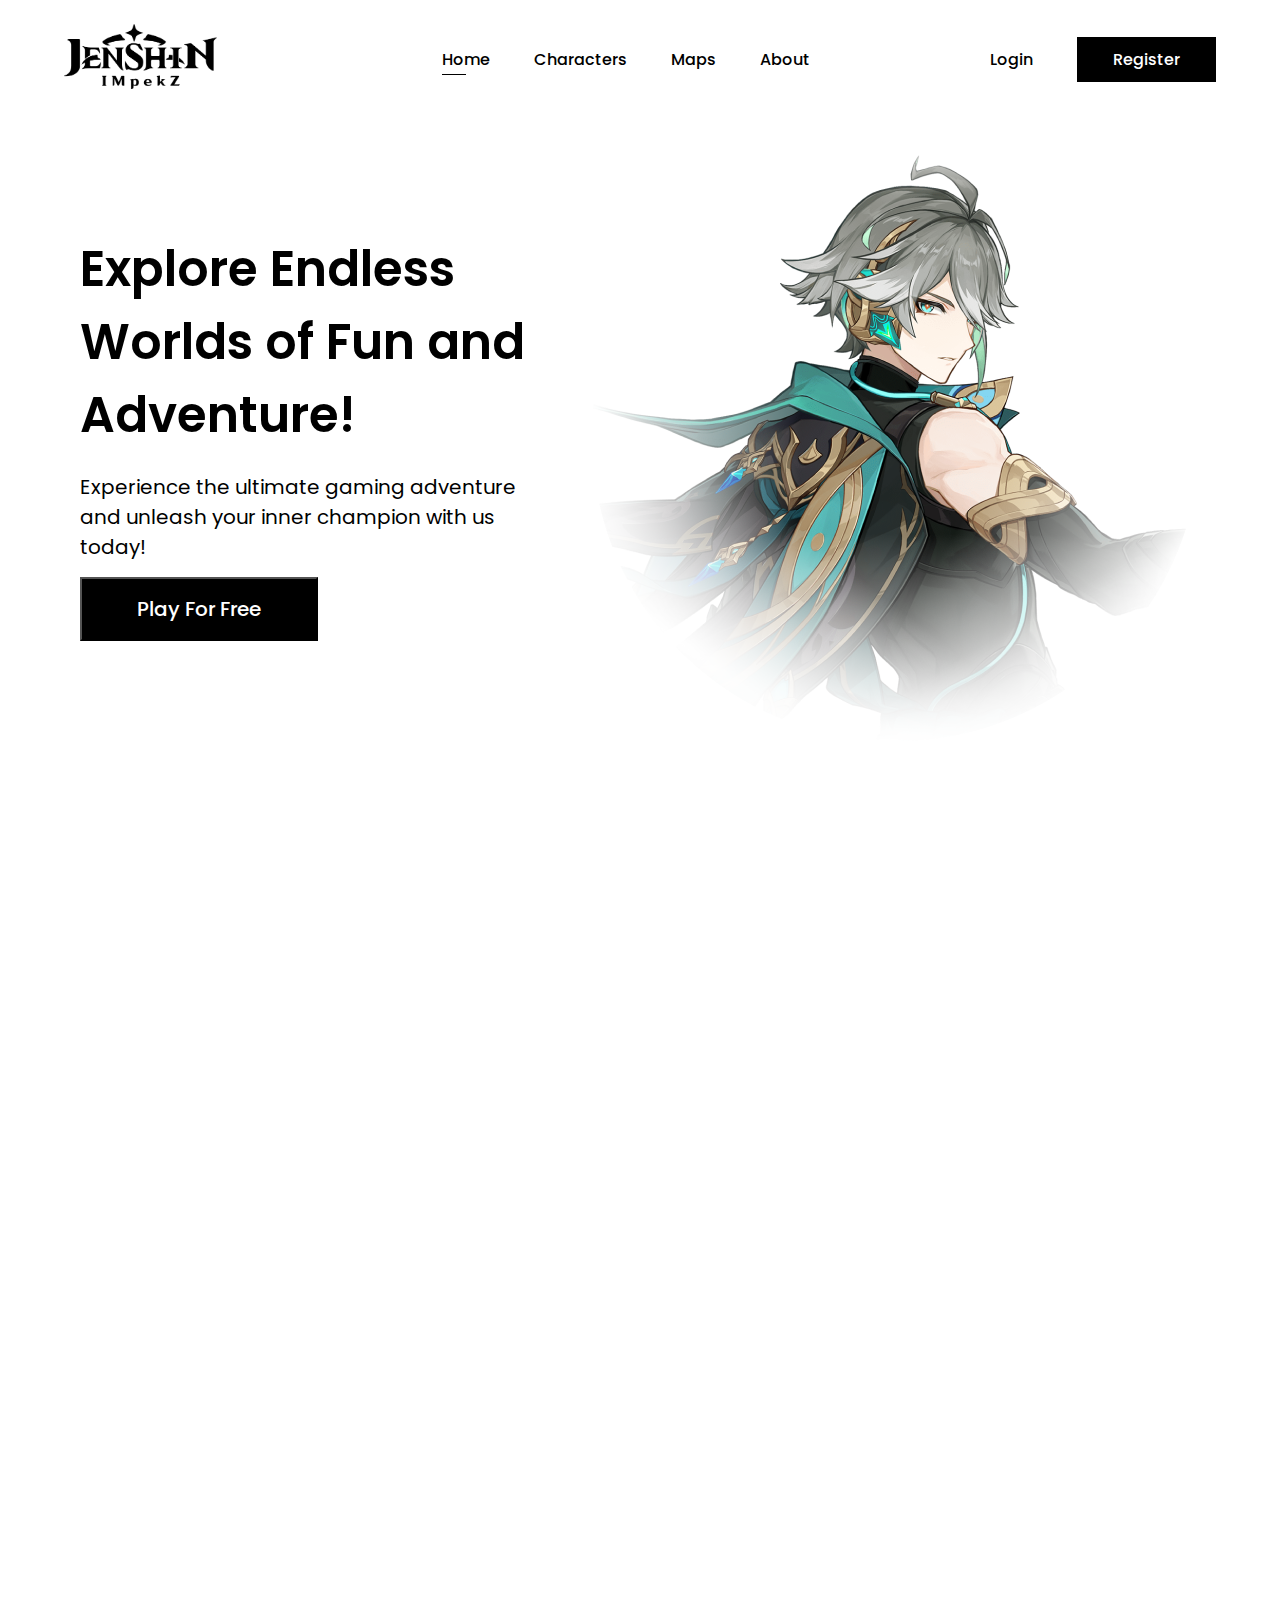
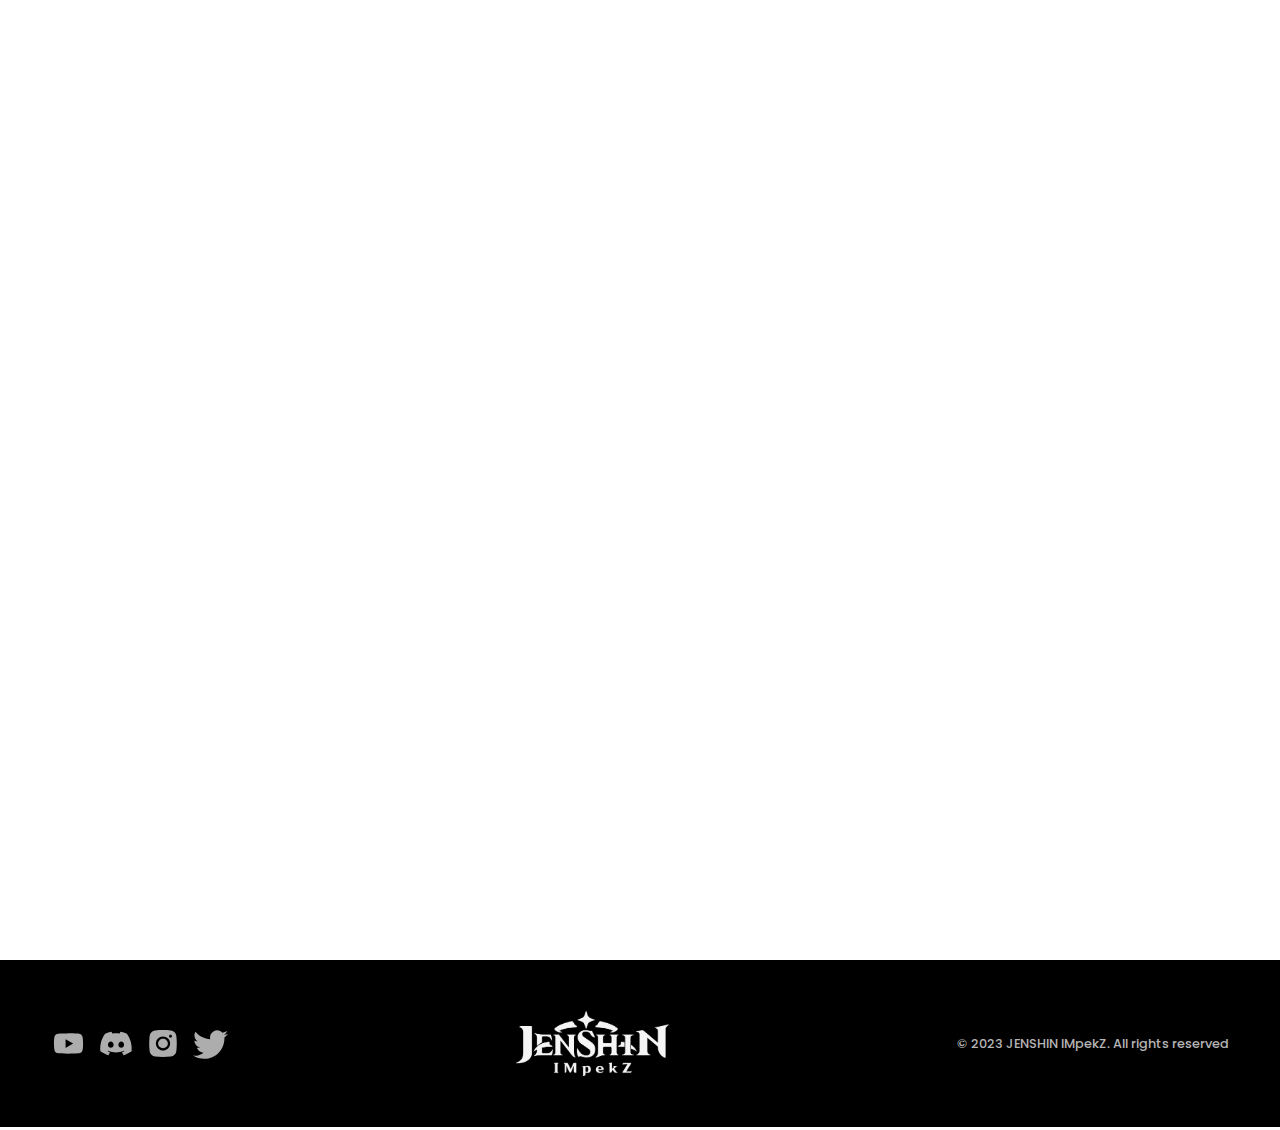
<file: index.html>
<!DOCTYPE html>
<html lang="en">
  <head>
    <meta charset="UTF-8" />
    <meta http-equiv="X-UA-Compatible" content="IE=edge" />
    <meta name="viewport" content="width=device-width, initial-scale=1.0" />
    <meta charset="UTF-8" />
    <meta http-equiv="X-UA-Compatible" content="IE=edge" />
    <meta name="viewport" content="width=device-width, initial-scale=1.0" />
    <meta name="keywords" content="Genshin Impact, Jenshin Impekz" />
    <meta name="description" content="The Real RPG Game" />
    <meta name="author" content="mikaozora" />
    <link rel="stylesheet" href="style/home.css" />
    <link rel="stylesheet" href="style/navbar.css" />
    <link rel="stylesheet" href="style/footer.css" />
    <link rel="stylesheet" href="style/reveal.css" />
    <link
      rel="shortcut icon"
      type="image/x-icon"
      href="assets/logo/Color=white.png"
    />
    <link rel="preconnect" href="https://fonts.googleapis.com" />
    <link rel="preconnect" href="https://fonts.gstatic.com" crossorigin />
    <link
      href="https://fonts.googleapis.com/css2?family=Poppins:wght@400;500;600;700&display=swap"
      rel="stylesheet"
    />
    <link
      rel="stylesheet"
      href="https://cdnjs.cloudflare.com/ajax/libs/font-awesome/6.3.0/css/all.min.css"
      integrity="sha512-szlrxwulpfuzq+pcucosxcglqrnaq/dzjvsc0le40xsadsfeqoeype+enwcoigjk/bsuggkheyjsoq1zvisanq=="
      crossorigin="anonymous"
      referrerpolicy="no-referrer"
    />
    <title>Jenshin Impekz</title>
    <!-- Google tag (gtag.js) -->
    <script
      async
      src="https://www.googletagmanager.com/gtag/js?id=AW-16590706375"
    ></script>
    <script>
      window.dataLayer = window.dataLayer || [];
      function gtag() {
        dataLayer.push(arguments);
      }
      gtag("js", new Date());

      gtag("config", "AW-16590706375");
    </script>
    <!-- Event snippet for Pembelian conversion page
In your html page, add the snippet and call gtag_report_conversion when someone clicks on the chosen link or button. -->
    <script>
      function gtag_report_conversion(url) {
        var callback = function () {
          if (typeof url != "undefined") {
            window.location = url;
          }
        };
        gtag("event", "conversion", {
          send_to: "AW-16590706375/lm8RCP2VkLcZEMetiOc9",
          value: 1.0,
          currency: "IDR",
          transaction_id: "",
          event_callback: callback,
        });
        return false;
      }
    </script>
  </head>
  <body>
    <header>
      <div class="navbar">
        <a href="index.html"
          ><img src="assets/logo/Color=black.png" alt="logo" class="logo"
        /></a>
        <div class="list">
          <a href="#" class="menu active">Home</a>
          <a href="character.html" class="menu">Characters</a>
          <a href="maps.html" class="menu">Maps</a>
          <a href="about.html" class="menu">About</a>
          <a href="/login.html" class="menu spec">Login</a>
          <a href="/register.html"
            ><button class="button-reg spec">Register</button></a
          >
        </div>
        <div class="wrap-right">
          <a href="/login.html" class="menu">Login</a>
          <a href="/register.html"
            ><button class="button-reg">Register</button></a
          >
        </div>
        <div class="menu-toggle">
          <input type="checkbox" />
          <span></span>
          <span></span>
          <span></span>
        </div>
      </div>
    </header>

    <section>
      <div class="container-section">
        <div class="wrapper-first reveal show">
          <div class="wrap-title">
            <h1>Explore Endless Worlds of Fun and Adventure!</h1>
            <p>
              Experience the ultimate gaming adventure and unleash your inner
              champion with us today!
            </p>
            <a href="#"><button class="btn-install">Play For Free</button></a>
          </div>
          <img
            src="assets/bg/illustration-jumbotron.png"
            alt="ill"
            class="jumbotron"
          />
        </div>
        <div class="wrapper-second reveal">
          <img
            src="assets/logo/playstation.png"
            alt="playstation"
            class="app-logo"
          />
          <img src="assets/logo/appstore.png" alt="appstore" class="app-logo" />
          <img src="assets/logo/gplay.png" alt="gplay" class="app-logo" />
          <img src="assets/logo/windows.png" alt="windows" class="app-logo" />
        </div>
        <div class="wrapper-third reveal">
          <div class="header-section">
            <img src="assets/bg/left.svg" alt="arrow" class="arrow" />
            <h1>NEW CHARACTER</h1>
            <img src="assets/bg/right.svg" alt="arrow" class="arrow" />
          </div>
          <div class="content-newchar">
            <img src="assets/bg/ill-deyah.png" alt="deyah" class="ill-deyah" />
            <div class="desc-newchar">
              <div class="desc-head">
                <div class="left-head">
                  <h2>Deyah</h2>
                  <img src="assets/bg/star5.png" alt="star" class="star" />
                </div>
                <img
                  src="assets/element/element1.svg"
                  alt="api"
                  class="element"
                />
              </div>
              <img
                src="assets/bg/long-left.svg"
                alt="arrow"
                class="underline"
              />
              <p>
                Member of the Eremite, a mercenary organization in Sumeru. He
                was brave, strong, and had a well-known reputation among the
                mercenaries.
              </p>
              <a href="character.html"><button>View All Characters</button></a>
            </div>
          </div>
        </div>
        <div class="wrapper-fourth reveal">
          <div class="header-section">
            <img src="assets/bg/left.svg" alt="arrow" class="arrow" />
            <h1>NEW WEAPON</h1>
            <img src="assets/bg/right.svg" alt="arrow" class="arrow" />
          </div>
          <div class="content-weapon">
            <div class="content-left">
              <div class="desc">
                <h3>Beacon of the Reed Sea</h3>
                <img src="assets/bg/star5.png" alt="star" class="star" />
                <p>
                  This weapon has a unique design, with a long wooden staff and
                  a sharp, curved blade at the end. The blade itself is shaped
                  like a wave, giving the weapon a distinctive appearance
                </p>
              </div>
              <img
                src="assets/weapon/weapon1.png"
                alt="beacon"
                class="weapon"
              />
            </div>
            <div class="content-right">
              <img
                src="assets/weapon/weapon2.png"
                alt="beacon"
                class="weapon"
                id="wp2"
              />
              <div class="desc">
                <h3>Mailed Flower</h3>
                <img src="assets/bg/star5.png" alt="star" class="star" />
                <p>
                  This four-star weapon has a sleek design, with a long black
                  blade and a blue crystal embedded in the hilt.
                </p>
              </div>
            </div>
          </div>
        </div>
      </div>
    </section>

    <footer>
      <div class="container-footer">
        <div class="foot-left">
          <img src="assets/logo/youtube.svg" alt="youtube" class="socmed" />
          <img src="assets/logo/discord.svg" alt="discord" class="socmed" />
          <img src="assets/logo/instagram.svg" alt="instagram" class="socmed" />
          <img src="assets/logo/twitter.svg" alt="twitter" class="socmed" />
        </div>
        <img src="assets/logo/Color=white.png" alt="logo" class="footer-logo" />
        <p class="foot-text">© 2023 JENSHIN IMpekZ. All rights reserved</p>
      </div>
    </footer>

    <script src="script/navbar.js"></script>
    <script src="script/reveal.js"></script>
  </body>
</html>
</file>
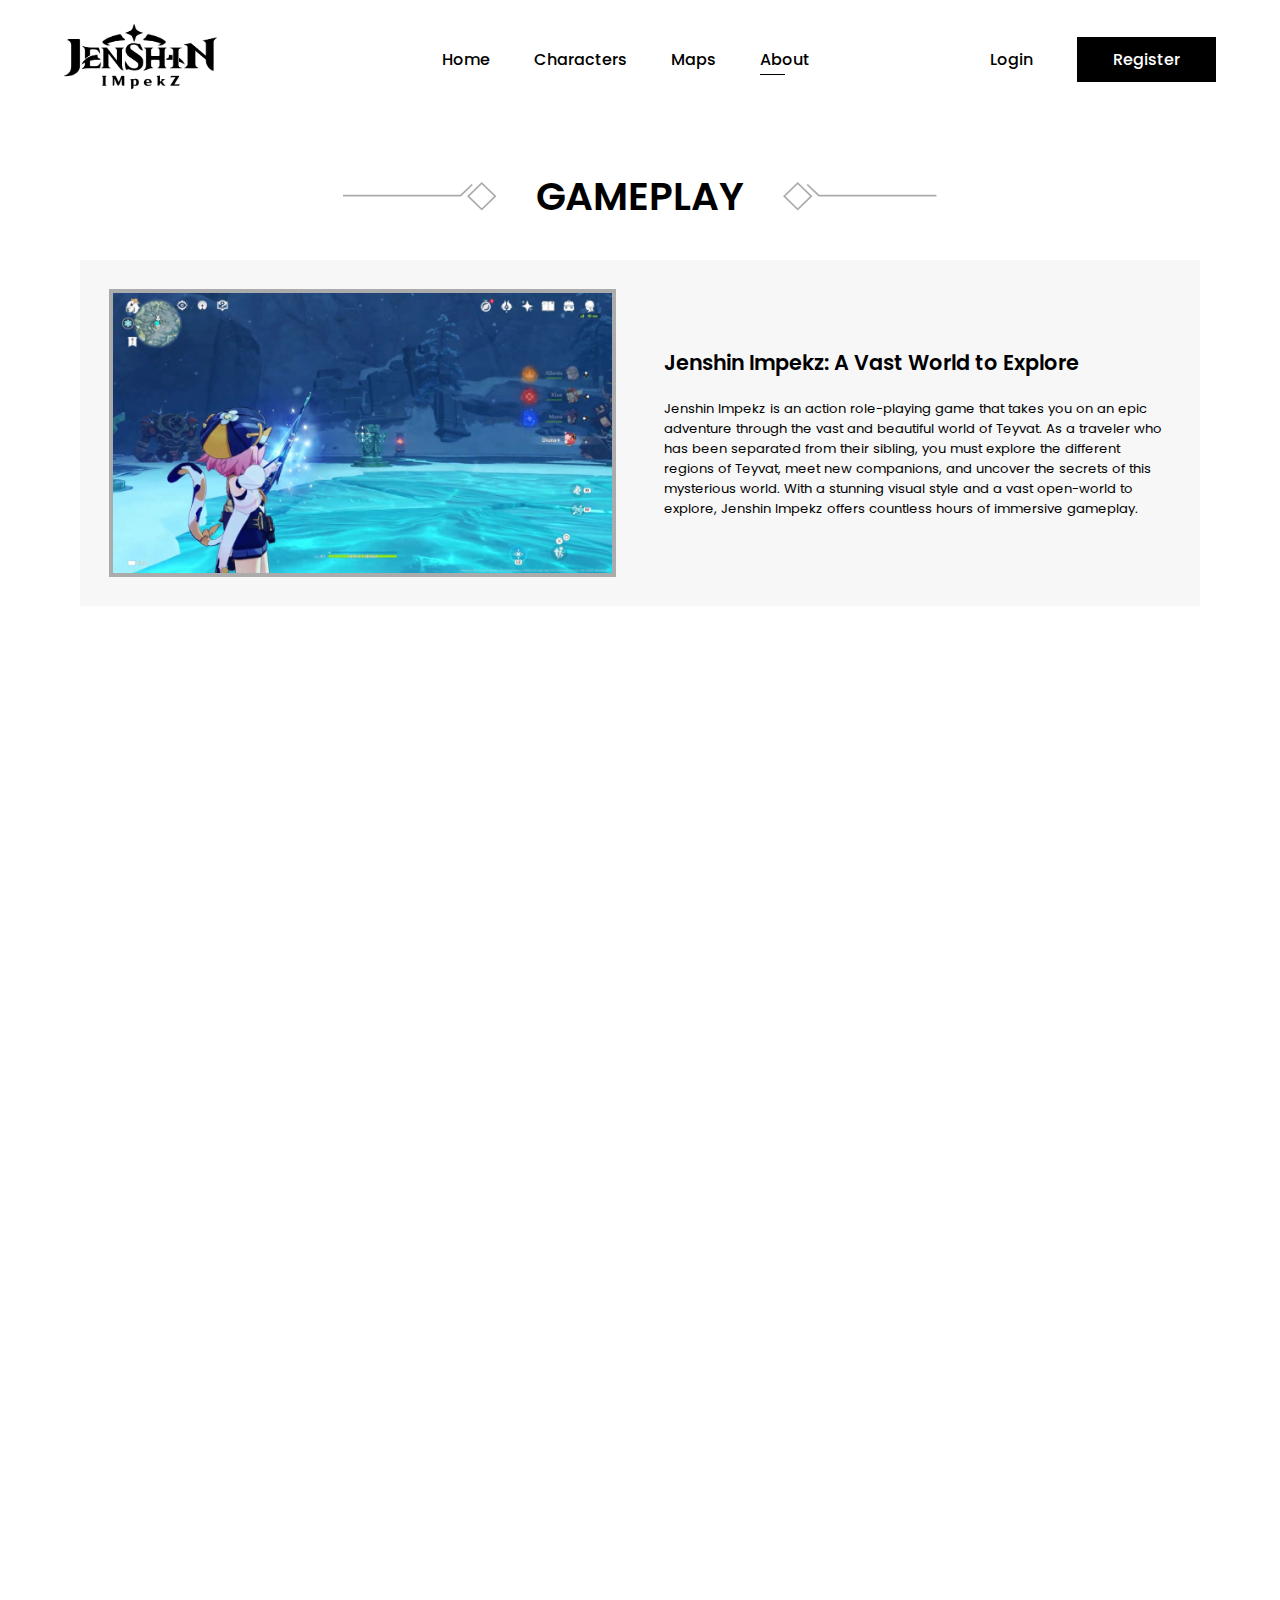
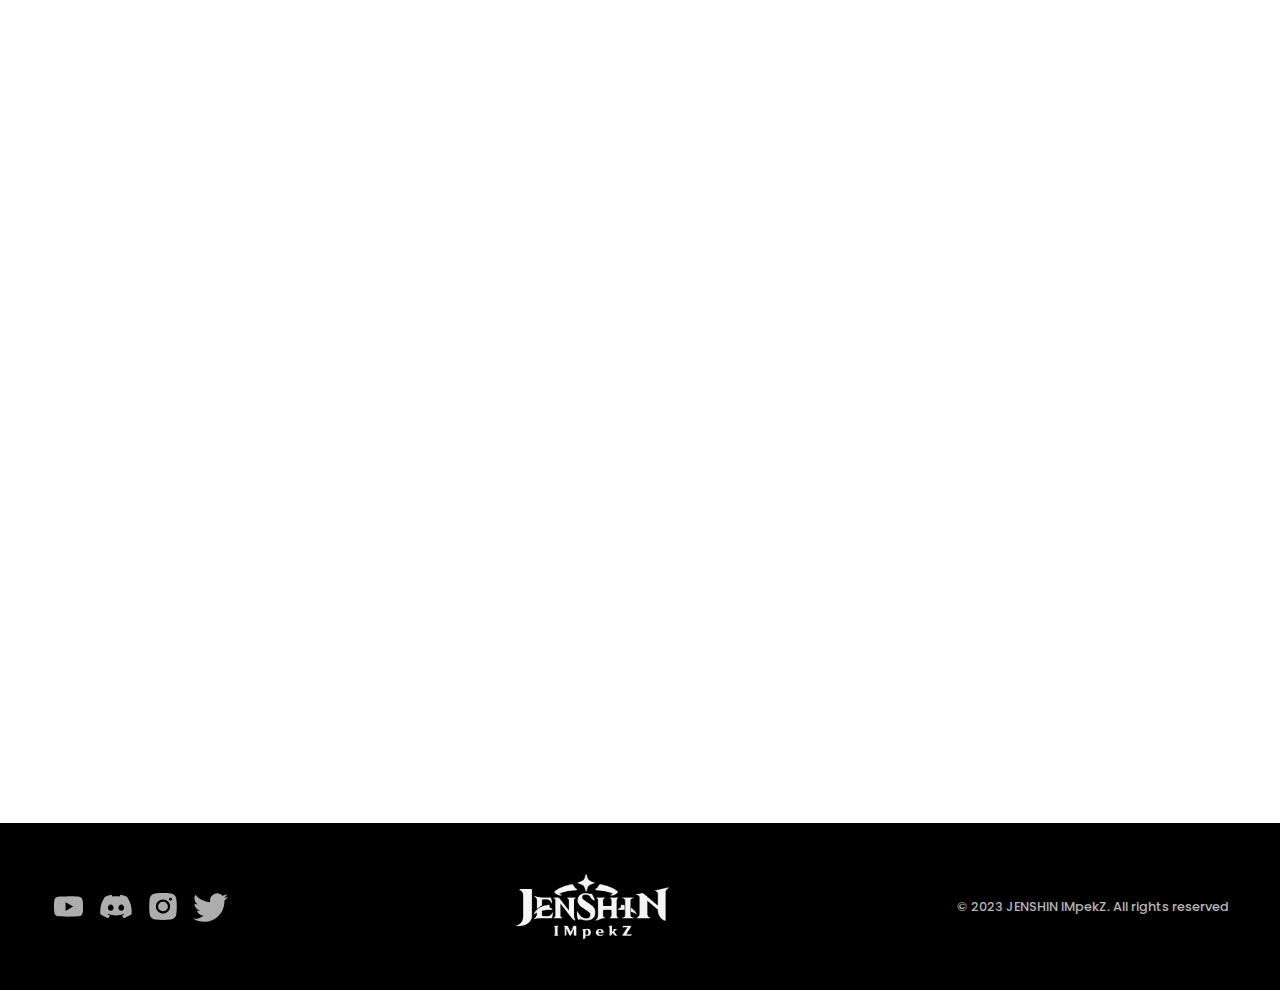
<file: about.html>
<!DOCTYPE html>
<html lang="en">
  <head>
    <meta charset="UTF-8" />
    <meta http-equiv="X-UA-Compatible" content="IE=edge" />
    <meta name="viewport" content="width=device-width, initial-scale=1.0" />
    <meta charset="UTF-8" />
    <meta http-equiv="X-UA-Compatible" content="IE=edge" />
    <meta name="viewport" content="width=device-width, initial-scale=1.0" />
    <meta name="keywords" content="Genshin Impact, Jenshin Impekz" />
    <meta name="description" content="The Real RPG Game" />
    <meta name="author" content="mikaozora" />
    <link rel="stylesheet" href="style/about.css" />
    <link rel="stylesheet" href="style/navbar.css" />
    <link rel="stylesheet" href="style/footer.css" />
    <link rel="stylesheet" href="style/reveal.css">
    <link
      rel="shortcut icon"
      type="image/x-icon"
      href="assets/logo/Color=white.png"
    />
    <link rel="preconnect" href="https://fonts.googleapis.com" />
    <link rel="preconnect" href="https://fonts.gstatic.com" crossorigin />
    <link
      href="https://fonts.googleapis.com/css2?family=Poppins:wght@400;500;600;700&display=swap"
      rel="stylesheet"
    />
    <link
      rel="stylesheet"
      href="https://cdnjs.cloudflare.com/ajax/libs/font-awesome/6.3.0/css/all.min.css"
      integrity="sha512-szlrxwulpfuzq+pcucosxcglqrnaq/dzjvsc0le40xsadsfeqoeype+enwcoigjk/bsuggkheyjsoq1zvisanq=="
      crossorigin="anonymous"
      referrerpolicy="no-referrer"
    />
    <title>Jenshin Impekz</title>
  </head>
  <body>
    <header>
      <div class="navbar">
        <a href="index.html"
          ><img src="assets/logo/Color=black.png" alt="logo" class="logo"
        /></a>
        <div class="list">
          <a href="index.html" class="menu">Home</a>
          <a href="character.html" class="menu">Characters</a>
          <a href="maps.html" class="menu">Maps</a>
          <a href="#" class="menu active">About</a>
          <a href="/login.html" class="menu spec">Login</a>
          <a href="/register.html"
            ><button class="button-reg spec">Register</button></a
          >
        </div>
        <div class="wrap-right">
          <a href="/login.html" class="menu">Login</a>
          <a href="/register.html"
            ><button class="button-reg">Register</button></a
          >
        </div>
        <div class="menu-toggle">
          <input type="checkbox" />
          <span></span>
          <span></span>
          <span></span>
        </div>
      </div>
    </header>

    <section>
      <div class="container-section">
        <div class="header-section">
          <img src="assets/bg/left.svg" alt="arrow" class="arrow" />
          <h1>GAMEPLAY</h1>
          <img src="assets/bg/right.svg" alt="arrow" class="arrow" />
        </div>
        <div class="content">
          <div class="wrap-content reveal show">
            <img src="assets/bg/tut1.png" alt="tutorial" class="tutorial" />
            <div class="desc-content">
              <h3>Jenshin Impekz: A Vast World to Explore</h3>
              <p>
                Jenshin Impekz is an action role-playing game that takes you on
                an epic adventure through the vast and beautiful world of
                Teyvat. As a traveler who has been separated from their sibling,
                you must explore the different regions of Teyvat, meet new
                companions, and uncover the secrets of this mysterious world.
                With a stunning visual style and a vast open-world to explore,
                Jenshin Impekz offers countless hours of immersive gameplay.
              </p>
            </div>
          </div>
          <div class="wrap-content reveal">
            <img src="assets/bg/tut2.png" alt="tutorial" class="tutorial" />
            <div class="desc-content">
              <h3>Create Your Own Characters</h3>
              <p>
                As a beginner, you'll start by creating your own character and
                customizing their appearance. You'll then embark on a journey
                through the different regions of Teyvat, discovering new places,
                meeting new characters, and fighting monsters along the way.
              </p>
            </div>
          </div>
          <div class="wrap-content reveal">
            <img src="assets/bg/tut3.png" alt="tutorial" class="tutorial" />
            <div class="desc-content">
              <h3>Mastering Basics of Combat</h3>
              <p>
                As a beginner, you'll want to start by mastering the basics of
                combat, such as dodging and attacking. You'll also want to
                experiment with the different elements in the game, such as
                fire, ice, and lightning, to see how they can be used to your
                advantage.
              </p>
            </div>
          </div>
          <div class="wrap-content reveal">
            <img src="assets/bg/tut4.png" alt="tutorial" class="tutorial" />
            <div class="desc-content">
              <h3>Complete The Quests</h3>
              <p>
                In addition to combat, you'll encounter various puzzles that
                require the use of your character's abilities to solve. These
                puzzles can be challenging, but don't worry, the game provides
                hints and guidance to help you along the way.
              </p>
            </div>
          </div>
          <div class="wrap-content reveal">
            <img src="assets/bg/tut5.png" alt="tutorial" class="tutorial" />
            <div class="desc-content">
              <h3>Increase Your Level</h3>
              <p>
                As you progress through the game, you'll earn experience points
                and level up your character, unlocking new abilities and skills.
                You'll also collect various items and resources that can be used
                to enhance your weapons and equipment.
              </p>
            </div>
          </div>
        </div>
      </div>
    </section>
    <footer>
      <div class="container-footer">
        <div class="foot-left">
          <img src="assets/logo/youtube.svg" alt="youtube" class="socmed" />
          <img src="assets/logo/discord.svg" alt="discord" class="socmed" />
          <img src="assets/logo/instagram.svg" alt="instagram" class="socmed" />
          <img src="assets/logo/twitter.svg" alt="twitter" class="socmed" />
        </div>
        <img src="assets/logo/Color=white.png" alt="logo" class="footer-logo" />
        <p class="foot-text">© 2023 JENSHIN IMpekZ. All rights reserved</p>
      </div>
    </footer>
    <script src="script/navbar.js"></script>
    <script src="script/reveal.js"></script>
  </body>
</html>
</file>
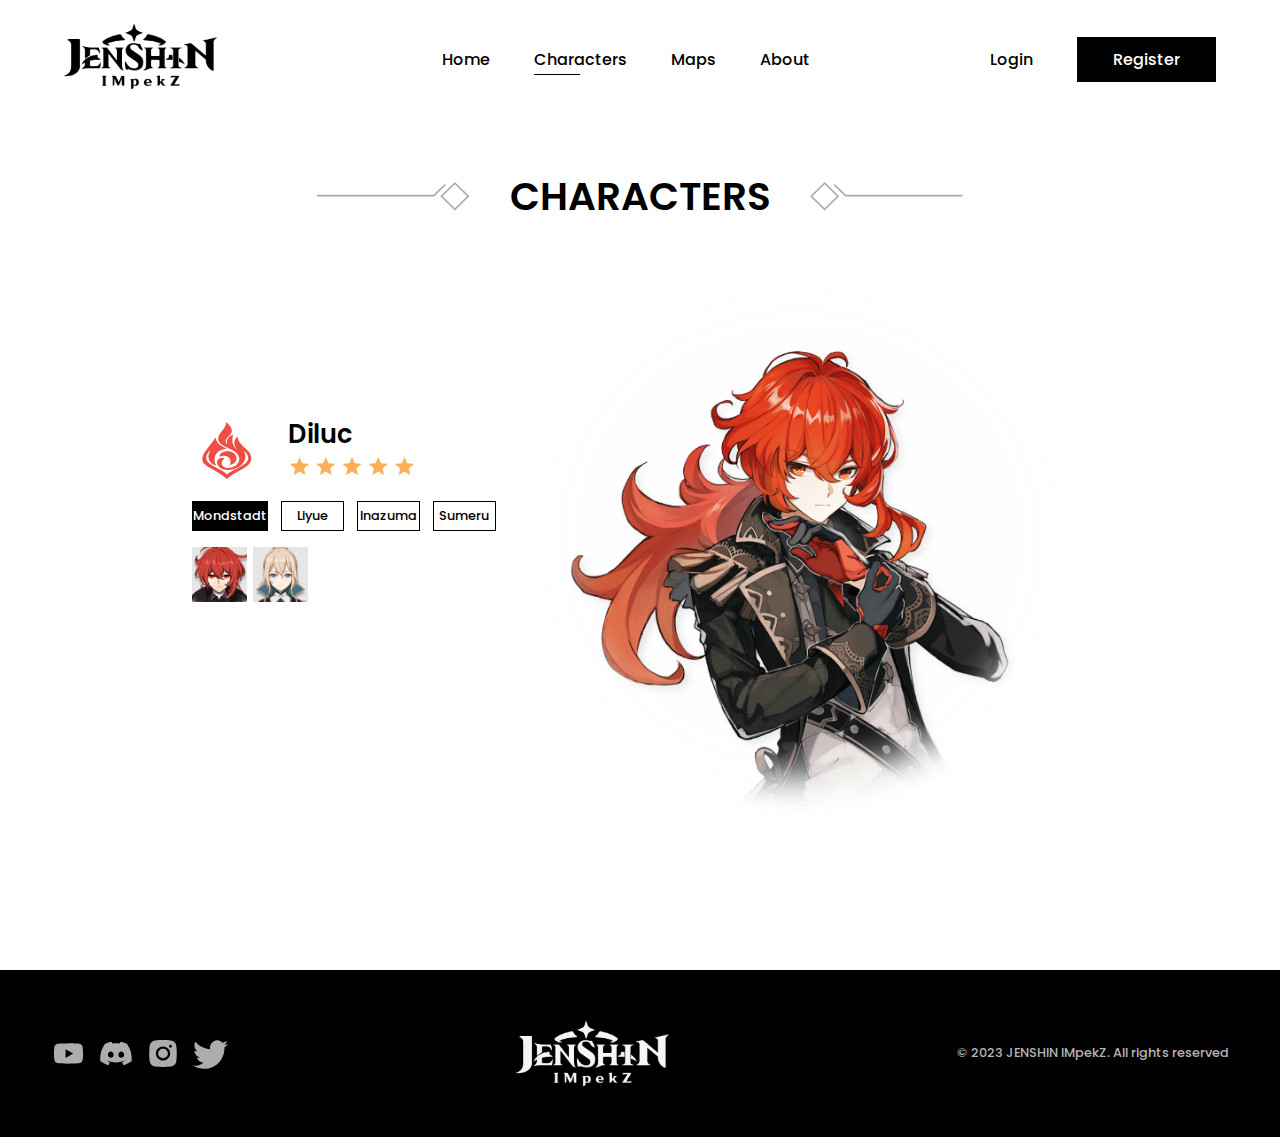
<file: character.html>
<!DOCTYPE html>
<html lang="en">
  <head>
    <meta charset="UTF-8" />
    <meta http-equiv="X-UA-Compatible" content="IE=edge" />
    <meta name="viewport" content="width=device-width, initial-scale=1.0" />
    <meta charset="UTF-8" />
    <meta http-equiv="X-UA-Compatible" content="IE=edge" />
    <meta name="viewport" content="width=device-width, initial-scale=1.0" />
    <meta name="keywords" content="Genshin Impact, Jenshin Impekz" />
    <meta name="description" content="The Real RPG Game" />
    <meta name="author" content="mikaozora" />
    <link rel="stylesheet" href="style/character.css" />
    <link rel="stylesheet" href="style/navbar.css" />
    <link rel="stylesheet" href="style/footer.css" />
    <link
      rel="shortcut icon"
      type="image/x-icon"
      href="assets/logo/Color=white.png"
    />
    <link rel="preconnect" href="https://fonts.googleapis.com" />
    <link rel="preconnect" href="https://fonts.gstatic.com" crossorigin />
    <link
      href="https://fonts.googleapis.com/css2?family=Poppins:wght@400;500;600;700&display=swap"
      rel="stylesheet"
    />
    <link
      rel="stylesheet"
      href="https://cdnjs.cloudflare.com/ajax/libs/font-awesome/6.3.0/css/all.min.css"
      integrity="sha512-szlrxwulpfuzq+pcucosxcglqrnaq/dzjvsc0le40xsadsfeqoeype+enwcoigjk/bsuggkheyjsoq1zvisanq=="
      crossorigin="anonymous"
      referrerpolicy="no-referrer"
    />
    <title>Jenshin Impekz</title>
  </head>
  <body>
    <header>
      <div class="navbar">
        <a href="index.html"
          ><img src="assets/logo/Color=black.png" alt="logo" class="logo"
        /></a>
        <div class="list">
          <a href="index.html" class="menu">Home</a>
          <a href="#" class="menu active">Characters</a>
          <a href="maps.html" class="menu">Maps</a>
          <a href="about.html" class="menu">About</a>
          <a href="/login.html" class="menu spec">Login</a>
          <a href="/register.html"
            ><button class="button-reg spec">Register</button></a
          >
        </div>
        <div class="wrap-right">
          <a href="/login.html" class="menu">Login</a>
          <a href="/register.html"
            ><button class="button-reg">Register</button></a
          >
        </div>
        <div class="menu-toggle">
          <input type="checkbox" />
          <span></span>
          <span></span>
          <span></span>
        </div>
      </div>
    </header>

    <section>
      <div class="container-section">
        <div class="header-section">
          <img src="assets/bg/left.svg" alt="arrow" class="arrow" />
          <h1>CHARACTERS</h1>
          <img src="assets/bg/right.svg" alt="arrow" class="arrow" />
        </div>
        <div class="wrapper-section">
          <div class="wrap-left-char">
            <div class="wrap-head">
              <div class="head-content on">
                <div class="head-char">
                  <img
                    src="assets/element/element1.svg"
                    alt="api"
                    class="element"
                  />
                  <div class="desc">
                    <h2>Diluc</h2>
                    <img src="assets/bg/star5.png" alt="star" class="star" />
                  </div>
                </div>
              </div>
              <div class="head-content">
                <div class="head-char">
                  <img
                    src="assets/element/element2.svg"
                    alt="air"
                    class="element"
                  />
                  <div class="desc">
                    <h2>Jean</h2>
                    <img src="assets/bg/star5.png" alt="star" class="star" />
                  </div>
                </div>
              </div>
              <div class="head-content">
                <div class="head-char">
                  <img
                    src="assets/element/element4.svg"
                    alt="daun"
                    class="element"
                  />
                  <div class="desc">
                    <h2>Xiao</h2>
                    <img src="assets/bg/star5.png" alt="star" class="star" />
                  </div>
                </div>
              </div>
              <div class="head-content">
                <div class="head-char">
                  <img
                    src="assets/element/element5.svg"
                    alt="es"
                    class="element"
                  />
                  <div class="desc">
                    <h2>Chongyun</h2>
                    <img src="assets/bg/star5.png" alt="star" class="star" />
                  </div>
                </div>
              </div>
              <div class="head-content">
                <div class="head-char">
                  <img
                    src="assets/element/element3.svg"
                    alt="Dark"
                    class="element"
                  />
                  <div class="desc">
                    <h2>Shogun</h2>
                    <img src="assets/bg/star5.png" alt="star" class="star" />
                  </div>
                </div>
              </div>
              <div class="head-content">
                <div class="head-char">
                  <img
                    src="assets/element/element2.svg"
                    alt="air"
                    class="element"
                  />
                  <div class="desc">
                    <h2>Ayato</h2>
                    <img src="assets/bg/star5.png" alt="star" class="star" />
                  </div>
                </div>
              </div>
              <div class="head-content">
                <div class="head-char">
                  <img
                    src="assets/element/element6.svg"
                    alt="earth"
                    class="element"
                  />
                  <div class="desc">
                    <h2>Nilou</h2>
                    <img src="assets/bg/star5.png" alt="star" class="star" />
                  </div>
                </div>
              </div>
              <div class="head-content">
                <div class="head-char">
                  <img
                    src="assets/element/element2.svg"
                    alt="air"
                    class="element"
                  />
                  <div class="desc">
                    <h2>Wanderer</h2>
                    <img src="assets/bg/star5.png" alt="star" class="star" />
                  </div>
                </div>
              </div>
            </div>
            <div class="tabs">
              <button class="btn on">Mondstadt</button>
              <button class="btn">Liyue</button>
              <button class="btn">Inazuma</button>
              <button class="btn">Sumeru</button>
            </div>

            <div class="tabs-content">
              <div class="wrap-content on">
                <div class="face-content">
                  <img
                    src="assets/face/Property 1=diluc face.png"
                    alt="diluc-face"
                  />
                  <img
                    src="assets/face/Property 1=jean face.png"
                    alt="jean-face"
                  />
                </div>
              </div>
              <div class="wrap-content">
                <div class="face-content">
                  <img
                    src="assets/face/Property 1=xiao face.png"
                    alt="xiao-face"
                  />
                  <img
                    src="assets/face/Property 1=chongyun face.png"
                    alt="chongyun-face"
                  />
                </div>
              </div>
              <div class="wrap-content">
                <div class="face-content">
                  <img
                    src="assets/face/Property 1=shogun face.png"
                    alt="shogun-face"
                  />
                  <img
                    src="assets/face/Property 1=ayato face.png"
                    alt="ayato-face"
                  />
                </div>
              </div>
              <div class="wrap-content">
                <div class="face-content">
                  <img
                    src="assets/face/Property 1=nilou face.png"
                    alt="nilou-face"
                  />
                  <img
                    src="assets/face/Property 1=wanderer face.png"
                    alt="wanderer-face"
                  />
                </div>
              </div>
            </div>
          </div>
          <div class="wrap-right-char">
            <div class="char-pict on">
              <img src="assets/characters/Property 1=diluc.png" alt="diluc" />
            </div>
            <div class="char-pict">
              <img src="assets/characters/Property 1=jean.png" alt="diluc" />
            </div>
            <div class="char-pict">
              <img src="assets/characters/Property 1=xiao.png" alt="diluc" />
            </div>
            <div class="char-pict">
              <img
                src="assets/characters/Property 1=chongyun.png"
                alt="diluc"
              />
            </div>
            <div class="char-pict">
              <img src="assets/characters/Property 1=shogun.png" alt="diluc" />
            </div>
            <div class="char-pict">
              <img src="assets/characters/Property 1=ayato.png" alt="diluc" />
            </div>
            <div class="char-pict">
              <img src="assets/characters/Property 1=nilou.png" alt="diluc" />
            </div>
            <div class="char-pict">
              <img
                src="assets/characters/Property 1=wanderer.png"
                alt="diluc"
              />
            </div>
          </div>
        </div>
      </div>
    </section>
    <footer>
      <div class="container-footer">
        <div class="foot-left">
          <img src="assets/logo/youtube.svg" alt="youtube" class="socmed" />
          <img src="assets/logo/discord.svg" alt="discord" class="socmed" />
          <img src="assets/logo/instagram.svg" alt="instagram" class="socmed" />
          <img src="assets/logo/twitter.svg" alt="twitter" class="socmed" />
        </div>
        <img src="assets/logo/Color=white.png" alt="logo" class="footer-logo" />
        <p class="foot-text">© 2023 JENSHIN IMpekZ. All rights reserved</p>
      </div>
    </footer>
    <script src="script/character.js"></script>
    <script src="script/navbar.js"></script>
  </body>
</html>
</file>
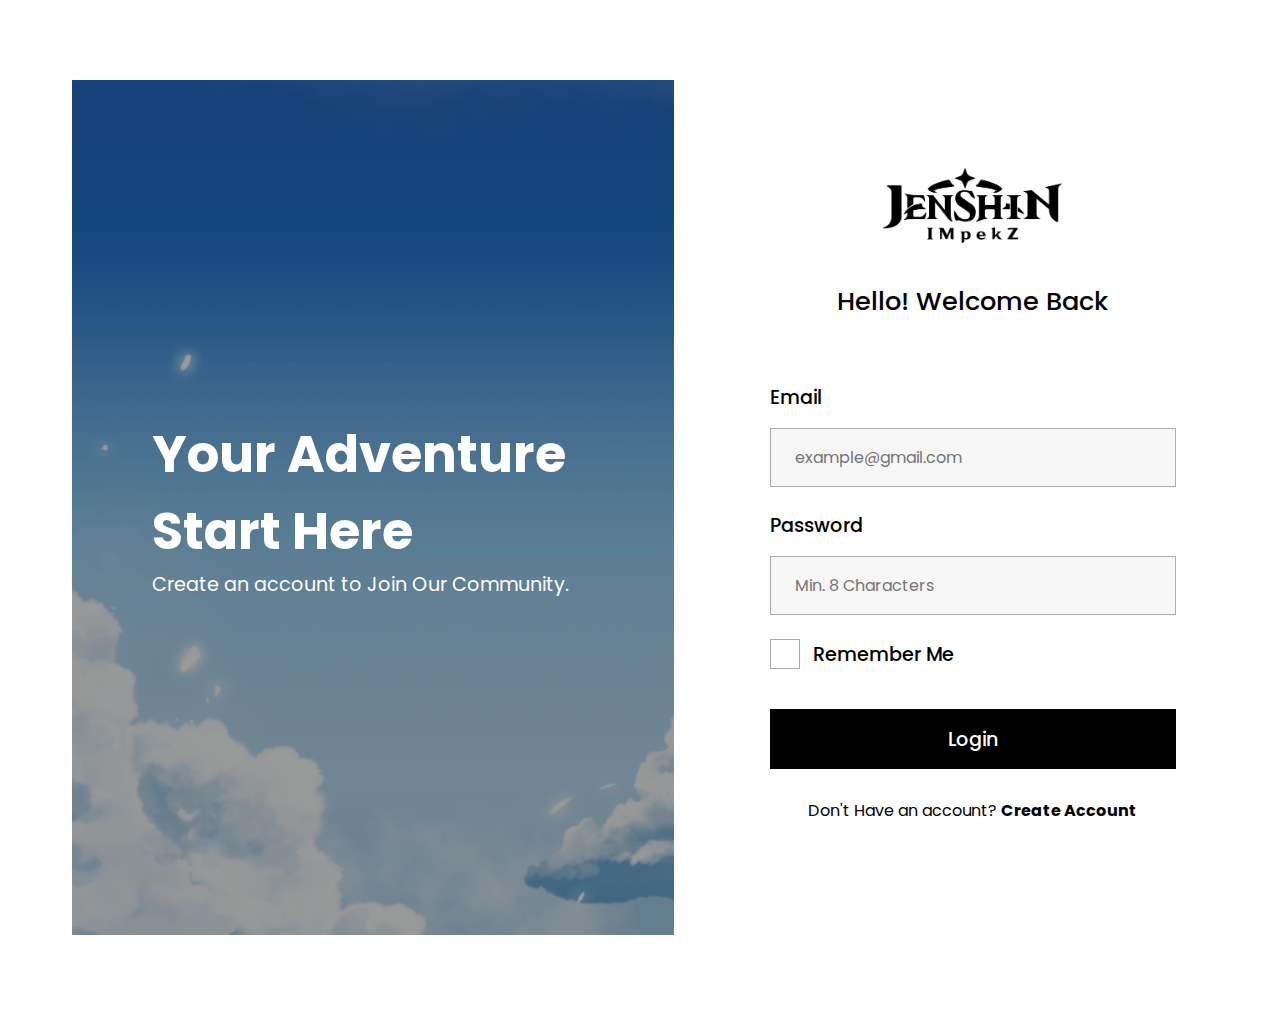
<file: login.html>
<!DOCTYPE html>
<html lang="en">
  <head>
    <meta charset="UTF-8" />
    <meta http-equiv="X-UA-Compatible" content="IE=edge" />
    <meta name="viewport" content="width=device-width, initial-scale=1.0" />
    <meta name="keywords" content="Genshin Impact, Jenshin Impekz" />
    <meta name="description" content="The Real RPG Game" />
    <meta name="author" content="mikaozora" />
    <link rel="stylesheet" href="style/login.css" />
    <link
      rel="shortcut icon"
      type="image/x-icon"
      href="assets/logo/Color=white.png"
    />
    <link rel="preconnect" href="https://fonts.googleapis.com" />
    <link rel="preconnect" href="https://fonts.gstatic.com" crossorigin />
    <link
      href="https://fonts.googleapis.com/css2?family=Poppins:wght@400;500;600;700&display=swap"
      rel="stylesheet"
    />
    <link
      rel="stylesheet"
      href="https://cdnjs.cloudflare.com/ajax/libs/font-awesome/6.3.0/css/all.min.css"
      integrity="sha512-szlrxwulpfuzq+pcucosxcglqrnaq/dzjvsc0le40xsadsfeqoeype+enwcoigjk/bsuggkheyjsoq1zvisanq=="
      crossorigin="anonymous"
      referrerpolicy="no-referrer"
    />
    <title>Jenshin Impekz</title>
  </head>

  <body>
    <div class="container">
      <div class="wrap-left">
        <img src="assets/bg/login.png" alt="ill" class="bg-left" />
        <div class="content-img">
          <p class="heading-img">Your Adventure Start Here</p>
          <div class="desc-img">Create an account to Join Our Community.</div>
        </div>
      </div>
      <div class="wrap-right">
        <div class="header-login">
          <img src="assets/logo/Color=black.png" alt="logo" class="logo" />
          <p class="subheader">Hello! Welcome Back</p>
        </div>
        <div class="form-login">
          <p class="label">Email</p>
          <input type="email" class="input" placeholder="example@gmail.com" id="email" />
          <div class="error" id="errEmail"></div>
          <p class="label">Password</p>
          <input
            type="password"
            class="input"
            placeholder="Min. 8 Characters"
            id="password"
          />
          <div class="error" id="errPassword"></div>
          <div class="wrap-remember">
            <input type="checkbox" id="check" />
            <label for="check" class="label-remember">Remember Me</label>
          </div>
          <a><button class="button-login" id="submit">Login</button></a>
          <p class="section-login">
            Don't Have an account?
            <a href="register.html"><strong>Create Account</strong></a>
          </p>
        </div>
      </div>
    </div>
    <script src="script/login.js"></script>
  </body>
</html>
</file>
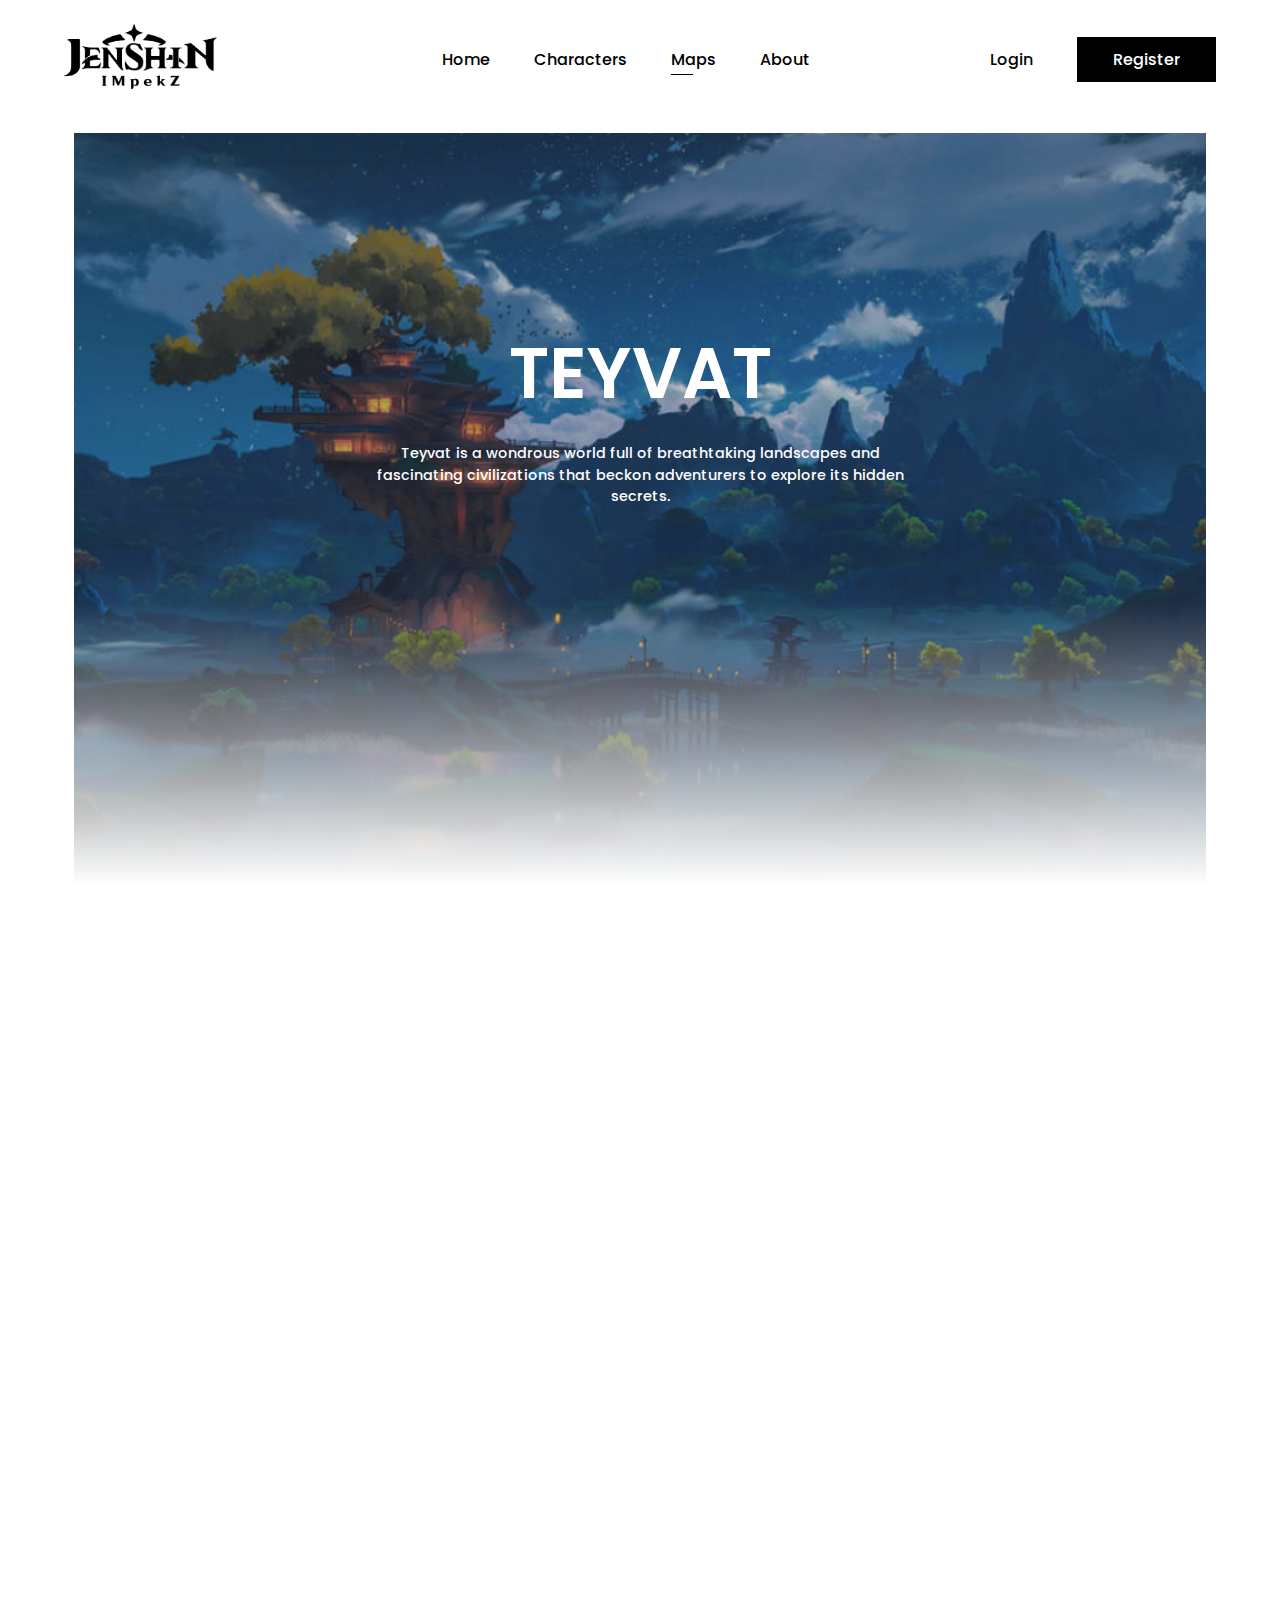
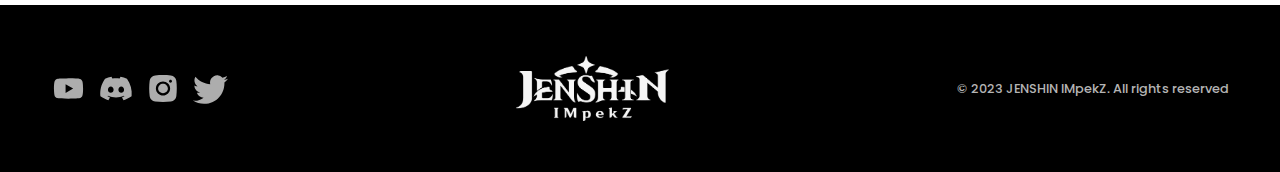
<file: maps.html>
<!DOCTYPE html>
<html lang="en">
  <head>
    <meta charset="UTF-8" />
    <meta http-equiv="X-UA-Compatible" content="IE=edge" />
    <meta name="viewport" content="width=device-width, initial-scale=1.0" />
    <meta charset="UTF-8" />
    <meta http-equiv="X-UA-Compatible" content="IE=edge" />
    <meta name="viewport" content="width=device-width, initial-scale=1.0" />
    <meta name="keywords" content="Genshin Impact, Jenshin Impekz" />
    <meta name="description" content="The Real RPG Game" />
    <meta name="author" content="mikaozora" />
    <link rel="stylesheet" href="style/maps.css" />
    <link rel="stylesheet" href="style/navbar.css" />
    <link rel="stylesheet" href="style/footer.css" />
    <link rel="stylesheet" href="style/reveal.css">
    <link
      rel="shortcut icon"
      type="image/x-icon"
      href="assets/logo/Color=white.png"
    />
    <link rel="preconnect" href="https://fonts.googleapis.com" />
    <link rel="preconnect" href="https://fonts.gstatic.com" crossorigin />
    <link
      href="https://fonts.googleapis.com/css2?family=Poppins:wght@400;500;600;700&display=swap"
      rel="stylesheet"
    />
    <link
      rel="stylesheet"
      href="https://cdnjs.cloudflare.com/ajax/libs/font-awesome/6.3.0/css/all.min.css"
      integrity="sha512-szlrxwulpfuzq+pcucosxcglqrnaq/dzjvsc0le40xsadsfeqoeype+enwcoigjk/bsuggkheyjsoq1zvisanq=="
      crossorigin="anonymous"
      referrerpolicy="no-referrer"
    />
    <title>Jenshin Impekz</title>
  </head>
  <body>
    <header>
      <div class="navbar">
        <a href="index.html"
          ><img src="assets/logo/Color=black.png" alt="logo" class="logo"
        /></a>
        <div class="list">
          <a href="index.html" class="menu">Home</a>
          <a href="character.html" class="menu">Characters</a>
          <a href="#" class="menu active">Maps</a>
          <a href="about.html" class="menu">About</a>
          <a href="/login.html" class="menu spec">Login</a>
          <a href="/register.html"
            ><button class="button-reg spec">Register</button></a
          >
        </div>
        <div class="wrap-right">
          <a href="/login.html" class="menu">Login</a>
          <a href="/register.html"
            ><button class="button-reg">Register</button></a
          >
        </div>
        <div class="menu-toggle">
          <input type="checkbox" />
          <span></span>
          <span></span>
          <span></span>
        </div>
      </div>
    </header>

    <section>
      <div class="container-section">
        <div class="wrapper-jumbotron">
          <img src="assets/bg/teyvat.png" alt="teyvat" class="bg-teyvat" />
          <div class="desc-jumbotron">
            <h1>TEYVAT</h1>
            <p>
              Teyvat is a wondrous world full of breathtaking landscapes and
              fascinating civilizations that beckon adventurers to explore its
              hidden secrets.
            </p>
          </div>
        </div>
        <div class="wrapper-maps reveal">
          <div class="header-section">
            <img src="assets/bg/left.svg" alt="arrow" class="arrow" />
            <h1>MAPS</h1>
            <img src="assets/bg/right.svg" alt="arrow" class="arrow" />
          </div>
          <div class="wrapper-content">
            <div class="card">
              <img src="assets/maps/mondstadt.png" alt="mondstadt" class="bg" />
              <div class="overlay">
                <img
                  src="assets/maps/lmondstad.png"
                  alt="logo"
                  class="logo-sm"
                />
                <h3>Mondstadt</h3>
                <p>
                  The city of freedom, located in the northeastern part of
                  Teyvat, stands majestically on an island in the middle of a
                  lake. The wind blows over the mountains and fields, carrying
                  the scent of dandelion seeds — blessings from the Anemo god,
                  Barbatos — who fly from Cider Lake to Mondstadt, looking for a
                  place to plant their roots.
                </p>
                <a href="maps/mondstadt.html"><button class="btn">Learn More</button></a>
              </div>
            </div>
            <div class="card">
              <img src="assets/maps/liyue.png" alt="liyue" class="bg" />
              <div class="overlay">
                <img src="assets/maps/lliyue.png" alt="logo" class="logo-sm" />
                <h3>Liyue</h3>
                <p>
                  The port is located in the East Teyvat section. The mountains
                  stand majestically around a stretch of stone forest,
                  accompanying a wide field and a river full of life, making the
                  beautiful and natural beauty of Liyue's landscape, painted in
                  different colors as the seasons change.
                </p>
                <a href="maps/liyue.html"><button class="btn">Learn More</button></a>
              </div>
            </div>
            <div class="card">
              <img src="assets/maps/inazuma.png" alt="inazuma" class="bg" />
              <div class="overlay">
                <img
                  src="assets/maps/linazuma.png"
                  alt="logo"
                  class="logo-sm"
                />
                <h3>Inazuma</h3>
                <p>
                  Closed Archipelago Far East of TeyvatFace relentless
                  thunderstorms, and set foot on an island covered in red maples
                  and cherry blossoms. On winding coastlines, on towering
                  cliffs, in forests and mountains full of secrets, witness the
                  Eternal being chased by His Majesty — the Almighty Narukami
                  Ogosho.
                </p>
                <a href="maps/inazuma.html"><button class="btn">Learn More</button></a>
              </div>
            </div>
            <div class="card">
              <img src="assets/maps/sumeru.png" alt="sumeru" class="bg" />
              <div class="overlay">
                <img src="assets/maps/lsumeru.png" alt="logo" class="logo-sm" />
                <h3>Sumeru</h3>
                <p>
                  A university town located in the center of the west side of
                  Teyvat. An exotic nation where there are lush rainforests and
                  barren deserts. Countless fruits of wisdom took root,
                  blossomed, and withered here.
                </p>
                <a href="maps/sumeru.html"><button class="btn">Learn More</button></a>
              </div>
            </div>
          </div>
        </div>
      </div>
    </section>
    <footer>
      <div class="container-footer">
        <div class="foot-left">
          <img src="assets/logo/youtube.svg" alt="youtube" class="socmed" />
          <img src="assets/logo/discord.svg" alt="discord" class="socmed" />
          <img src="assets/logo/instagram.svg" alt="instagram" class="socmed" />
          <img src="assets/logo/twitter.svg" alt="twitter" class="socmed" />
        </div>
        <img src="assets/logo/Color=white.png" alt="logo" class="footer-logo" />
        <p class="foot-text">© 2023 JENSHIN IMpekZ. All rights reserved</p>
      </div>
    </footer>
    <script src="script/navbar.js"></script>
    <script src="script/reveal.js"></script>
  </body>
</html>
</file>
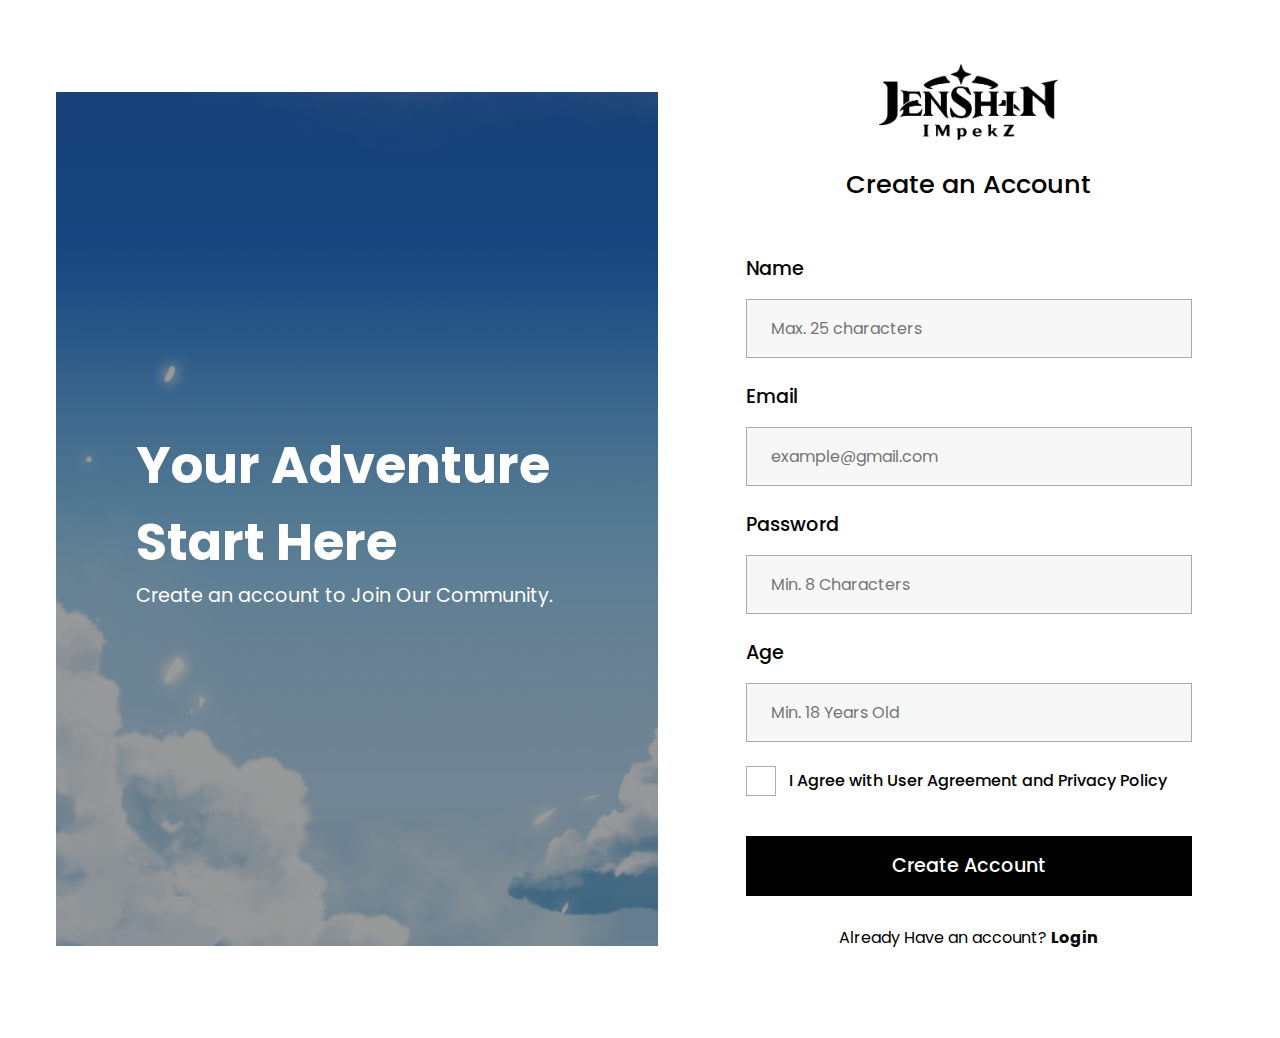
<file: register.html>
<!DOCTYPE html>
<html lang="en">
  <head>
    <meta charset="UTF-8" />
    <meta http-equiv="X-UA-Compatible" content="IE=edge" />
    <meta name="viewport" content="width=device-width, initial-scale=1.0" />
    <meta name="keywords" content="Genshin Impact, Jenshin Impekz" />
    <meta name="description" content="The Real RPG Game" />
    <meta name="author" content="mikaozora" />
    <link rel="stylesheet" href="style/register.css" />
    <link
      rel="shortcut icon"
      type="image/x-icon"
      href="assets/logo/Color=white.png"
    />
    <link rel="preconnect" href="https://fonts.googleapis.com" />
    <link rel="preconnect" href="https://fonts.gstatic.com" crossorigin />
    <link
      href="https://fonts.googleapis.com/css2?family=Poppins:wght@400;500;600;700&display=swap"
      rel="stylesheet"
    />
    <link
      rel="stylesheet"
      href="https://cdnjs.cloudflare.com/ajax/libs/font-awesome/6.3.0/css/all.min.css"
      integrity="sha512-szlrxwulpfuzq+pcucosxcglqrnaq/dzjvsc0le40xsadsfeqoeype+enwcoigjk/bsuggkheyjsoq1zvisanq=="
      crossorigin="anonymous"
      referrerpolicy="no-referrer"
    />
    <title>Jenshin Impekz</title>
  </head>

  <body>
    <div class="container">
      <div class="wrap-left">
        <img src="assets/bg/login.png" alt="ill" class="bg-left" />
        <div class="content-img">
          <p class="heading-img">Your Adventure Start Here</p>
          <div class="desc-img">Create an account to Join Our Community.</div>
        </div>
      </div>
      <div class="wrap-right">
        <div class="header-login">
          <img src="assets/logo/Color=black.png" alt="logo" class="logo" />
          <p class="subheader">Create an Account</p>
        </div>
        <div class="form-login">
          <p class="label">Name</p>
          <input type="text" class="input" placeholder="Max. 25 characters" id="name" />
          <div class="error" id="errName"></div>
          <p class="label">Email</p>
          <input type="email" class="input" placeholder="example@gmail.com" id="email" />
          <div class="error" id="errEmail"></div>
          <p class="label">Password</p>
          <input
            type="password"
            class="input"
            placeholder="Min. 8 Characters"
            id="password"
          />
          <div class="error" id="errPassword"></div>
          <p class="label">Age</p>
          <input type="number" class="input" placeholder="Min. 18 Years Old" id="age" />
          <div class="error" id="errAge"></div>
          <div class="wrap-remember">
            <input type="checkbox" id="check"/>
            <label for="check" class="label-remember"
              >I Agree with User Agreement and Privacy Policy</label
            >
          </div>
          <div class="error" id="errAgree"></div>
          <a><button class="button-login" id="submit">Create Account</button></a>
          <p class="section-login">
            Already Have an account?
            <a href="login.html"><strong>Login</strong></a>
          </p>
        </div>
      </div>
    </div>
    <script src="script/register.js"></script>
  </body>
</html>
</file>
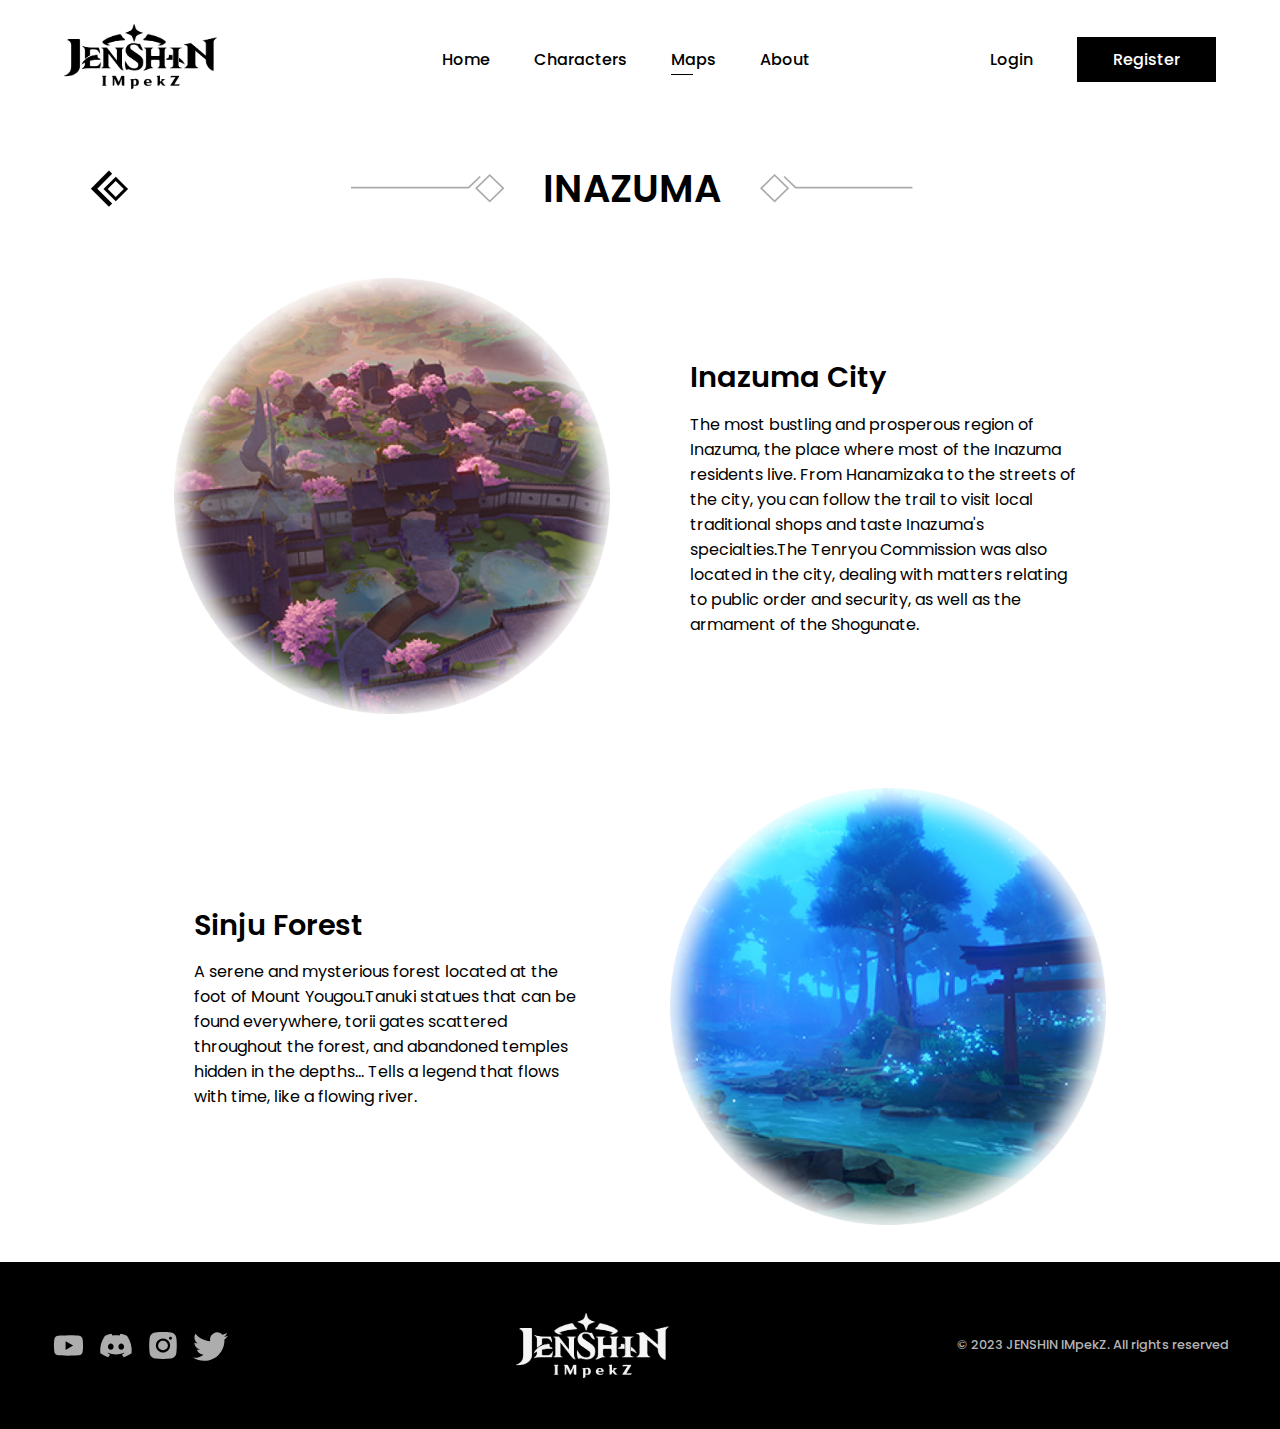
<file: maps/inazuma.html>
<!DOCTYPE html>
<html lang="en">
  <head>
    <meta charset="UTF-8" />
    <meta http-equiv="X-UA-Compatible" content="IE=edge" />
    <meta name="viewport" content="width=device-width, initial-scale=1.0" />
    <meta charset="UTF-8" />
    <meta http-equiv="X-UA-Compatible" content="IE=edge" />
    <meta name="viewport" content="width=device-width, initial-scale=1.0" />
    <meta name="keywords" content="Genshin Impact, Jenshin Impekz" />
    <meta name="description" content="The Real RPG Game" />
    <meta name="author" content="mikaozora" />
    <link rel="stylesheet" href="/style/detailMap.css" />
    <link rel="stylesheet" href="/style/navbar.css" />
    <link rel="stylesheet" href="/style/footer.css" />
    <link
      rel="shortcut icon"
      type="image/x-icon"
      href="/assets/logo/Color=white.png"
    />
    <link rel="preconnect" href="https://fonts.googleapis.com" />
    <link rel="preconnect" href="https://fonts.gstatic.com" crossorigin />
    <link
      href="https://fonts.googleapis.com/css2?family=Poppins:wght@400;500;600;700&display=swap"
      rel="stylesheet"
    />
    <link
      rel="stylesheet"
      href="https://cdnjs.cloudflare.com/ajax/libs/font-awesome/6.3.0/css/all.min.css"
      integrity="sha512-szlrxwulpfuzq+pcucosxcglqrnaq/dzjvsc0le40xsadsfeqoeype+enwcoigjk/bsuggkheyjsoq1zvisanq=="
      crossorigin="anonymous"
      referrerpolicy="no-referrer"
    />
    <title>Jenshin Impekz</title>
  </head>
  <body>
    <header>
      <div class="navbar">
        <a href="../index.html"
          ><img src="/assets/logo/Color=black.png" alt="logo" class="logo"
        /></a>
        <div class="list">
          <a href="/index.html" class="menu">Home</a>
          <a href="/character.html" class="menu">Characters</a>
          <a href="#" class="menu active">Maps</a>
          <a href="/about.html" class="menu">About</a>
          <a href="/login.html" class="menu spec">Login</a>
          <a href="/register.html"
            ><button class="button-reg spec">Register</button></a
          >
        </div>
        <div class="wrap-right">
          <a href="/login.html" class="menu">Login</a>
          <a href="/register.html"
            ><button class="button-reg">Register</button></a
          >
        </div>
        <div class="menu-toggle">
          <input type="checkbox" />
          <span></span>
          <span></span>
          <span></span>
        </div>
      </div>
    </header>

    <section>
      <div class="container-section">
        <div class="wrapper-title">
          <div class="back">
            <a href="/maps.html"><svg
                width="56"
                height="50"
                viewBox="0 0 56 50"
                fill="none"
                xmlns="http://www.w3.org/2000/svg"
              >
                <path
                  d="M33.3333 45.8334L12.5 25L33.3333 4.16669L37.0313 7.8646L19.8958 25L37.0313 42.1354L33.3333 45.8334Z"
                  fill="black"
                />
                <rect
                  x="29.4749"
                  y="25.3848"
                  width="16.5711"
                  height="16.5711"
                  transform="rotate(-45 29.4749 25.3848)"
                  stroke="black"
                  stroke-width="3.5"
                />
              </svg></a> 
          </div>
          <div class="header-section">
            <img src="/assets/bg/left.svg" alt="arrow" class="arrow" />
            <h1>INAZUMA</h1>
            <img src="/assets/bg/right.svg" alt="arrow" class="arrow" />
          </div>
        </div>
        <div class="content">
            <div class="wrapper-content">
                <img src="/assets/maps/Inazuma City.png" alt="Inazuma City">
                <div class="desc-maps">
                    <h2>Inazuma City</h2>
                    <p>The most bustling and prosperous region of Inazuma, the place where most of the Inazuma residents live. From Hanamizaka to the streets of the city, you can follow the trail to visit local traditional shops and taste Inazuma's specialties.The Tenryou Commission was also located in the city, dealing with matters relating to public order and security, as well as the armament of the Shogunate. </p>
                </div>
            </div>
            <div class="wrapper-content">
                <img src="/assets/maps/Sinju Forest.png" alt="Sinju Forest">
                <div class="desc-maps">
                    <h2>Sinju Forest</h2>
                    <p>A serene and mysterious forest located at the foot of Mount Yougou.Tanuki statues that can be found everywhere, torii gates scattered throughout the forest, and abandoned temples hidden in the depths… Tells a legend that flows with time, like a flowing river.</p>
                </div>
            </div>
        </div>
      </div>
    </section>
    <footer>
        <div class="container-footer">
          <div class="foot-left">
            <img src="/assets/logo/youtube.svg" alt="youtube" class="socmed" />
            <img src="/assets/logo/discord.svg" alt="discord" class="socmed" />
            <img src="/assets/logo/instagram.svg" alt="instagram" class="socmed" />
            <img src="/assets/logo/twitter.svg" alt="twitter" class="socmed" />
          </div>
          <img src="/assets/logo/Color=white.png" alt="logo" class="footer-logo" />
          <p class="foot-text">© 2023 JENSHIN IMpekZ. All rights reserved</p>
        </div>
      </footer>
      <script src="/script/navbar.js"></script>
  </body>
</html>
</file>
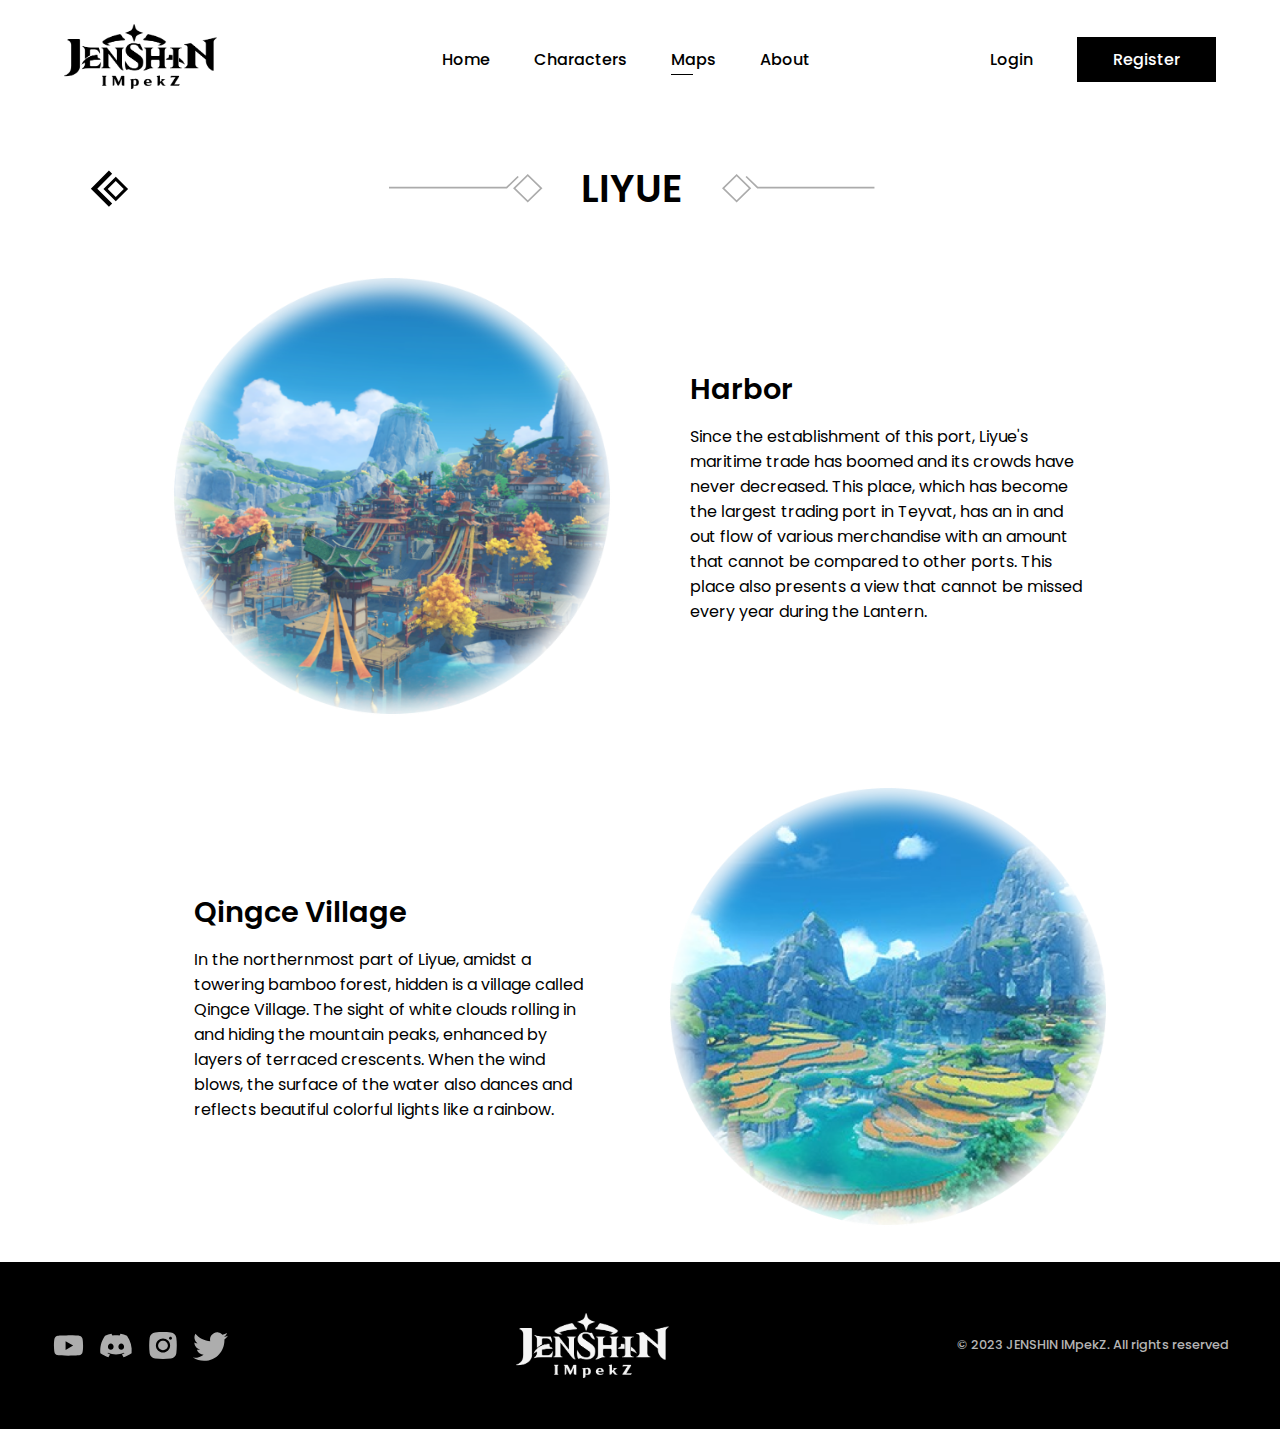
<file: maps/liyue.html>
<!DOCTYPE html>
<html lang="en">
  <head>
    <meta charset="UTF-8" />
    <meta http-equiv="X-UA-Compatible" content="IE=edge" />
    <meta name="viewport" content="width=device-width, initial-scale=1.0" />
    <meta charset="UTF-8" />
    <meta http-equiv="X-UA-Compatible" content="IE=edge" />
    <meta name="viewport" content="width=device-width, initial-scale=1.0" />
    <meta name="keywords" content="Genshin Impact, Jenshin Impekz" />
    <meta name="description" content="The Real RPG Game" />
    <meta name="author" content="mikaozora" />
    <link rel="stylesheet" href="/style/detailMap.css" />
    <link rel="stylesheet" href="/style/navbar.css" />
    <link rel="stylesheet" href="/style/footer.css" />
    <link
      rel="shortcut icon"
      type="image/x-icon"
      href="/assets/logo/Color=white.png"
    />
    <link rel="preconnect" href="https://fonts.googleapis.com" />
    <link rel="preconnect" href="https://fonts.gstatic.com" crossorigin />
    <link
      href="https://fonts.googleapis.com/css2?family=Poppins:wght@400;500;600;700&display=swap"
      rel="stylesheet"
    />
    <link
      rel="stylesheet"
      href="https://cdnjs.cloudflare.com/ajax/libs/font-awesome/6.3.0/css/all.min.css"
      integrity="sha512-szlrxwulpfuzq+pcucosxcglqrnaq/dzjvsc0le40xsadsfeqoeype+enwcoigjk/bsuggkheyjsoq1zvisanq=="
      crossorigin="anonymous"
      referrerpolicy="no-referrer"
    />
    <title>Jenshin Impekz</title>
  </head>
  <body>
    <header>
      <div class="navbar">
        <a href="../index.html"
          ><img src="/assets/logo/Color=black.png" alt="logo" class="logo"
        /></a>
        <div class="list">
          <a href="/index.html" class="menu">Home</a>
          <a href="/character.html" class="menu">Characters</a>
          <a href="#" class="menu active">Maps</a>
          <a href="/about.html" class="menu">About</a>
          <a href="/login.html" class="menu spec">Login</a>
          <a href="/register.html"
            ><button class="button-reg spec">Register</button></a
          >
        </div>
        <div class="wrap-right">
          <a href="/login.html" class="menu">Login</a>
          <a href="/register.html"
            ><button class="button-reg">Register</button></a
          >
        </div>
        <div class="menu-toggle">
          <input type="checkbox" />
          <span></span>
          <span></span>
          <span></span>
        </div>
      </div>
    </header>

    <section>
      <div class="container-section">
        <div class="wrapper-title">
          <div class="back">
            <a href="/maps.html"><svg
                width="56"
                height="50"
                viewBox="0 0 56 50"
                fill="none"
                xmlns="http://www.w3.org/2000/svg"
              >
                <path
                  d="M33.3333 45.8334L12.5 25L33.3333 4.16669L37.0313 7.8646L19.8958 25L37.0313 42.1354L33.3333 45.8334Z"
                  fill="black"
                />
                <rect
                  x="29.4749"
                  y="25.3848"
                  width="16.5711"
                  height="16.5711"
                  transform="rotate(-45 29.4749 25.3848)"
                  stroke="black"
                  stroke-width="3.5"
                />
              </svg></a> 
          </div>
          <div class="header-section">
            <img src="/assets/bg/left.svg" alt="arrow" class="arrow" />
            <h1>LIYUE</h1>
            <img src="/assets/bg/right.svg" alt="arrow" class="arrow" />
          </div>
        </div>
        <div class="content">
            <div class="wrapper-content">
                <img src="/assets/maps/Harbor.png" alt="Harbor">
                <div class="desc-maps">
                    <h2>Harbor</h2>
                    <p>Since the establishment of this port, Liyue's maritime trade has boomed and its crowds have never decreased. This place, which has become the largest trading port in Teyvat, has an in and out flow of various merchandise with an amount that cannot be compared to other ports. This place also presents a view that cannot be missed every year during the Lantern.
                    </p>
                </div>
            </div>
            <div class="wrapper-content">
                <img src="/assets/maps/Qingce Village.png" alt="Qingce Village">
                <div class="desc-maps">
                    <h2>Qingce Village</h2>
                    <p>In the northernmost part of Liyue, amidst a towering bamboo forest, hidden is a village called Qingce Village. The sight of white clouds rolling in and hiding the mountain peaks, enhanced by layers of terraced crescents. When the wind blows, the surface of the water also dances and reflects beautiful colorful lights like a rainbow.</p>
                    </p>
                </div>
            </div>
        </div>
      </div>
    </section>
    <footer>
        <div class="container-footer">
          <div class="foot-left">
            <img src="/assets/logo/youtube.svg" alt="youtube" class="socmed" />
            <img src="/assets/logo/discord.svg" alt="discord" class="socmed" />
            <img src="/assets/logo/instagram.svg" alt="instagram" class="socmed" />
            <img src="/assets/logo/twitter.svg" alt="twitter" class="socmed" />
          </div>
          <img src="/assets/logo/Color=white.png" alt="logo" class="footer-logo" />
          <p class="foot-text">© 2023 JENSHIN IMpekZ. All rights reserved</p>
        </div>
      </footer>
      <script src="/script/navbar.js"></script>
  </body>
</html>
</file>
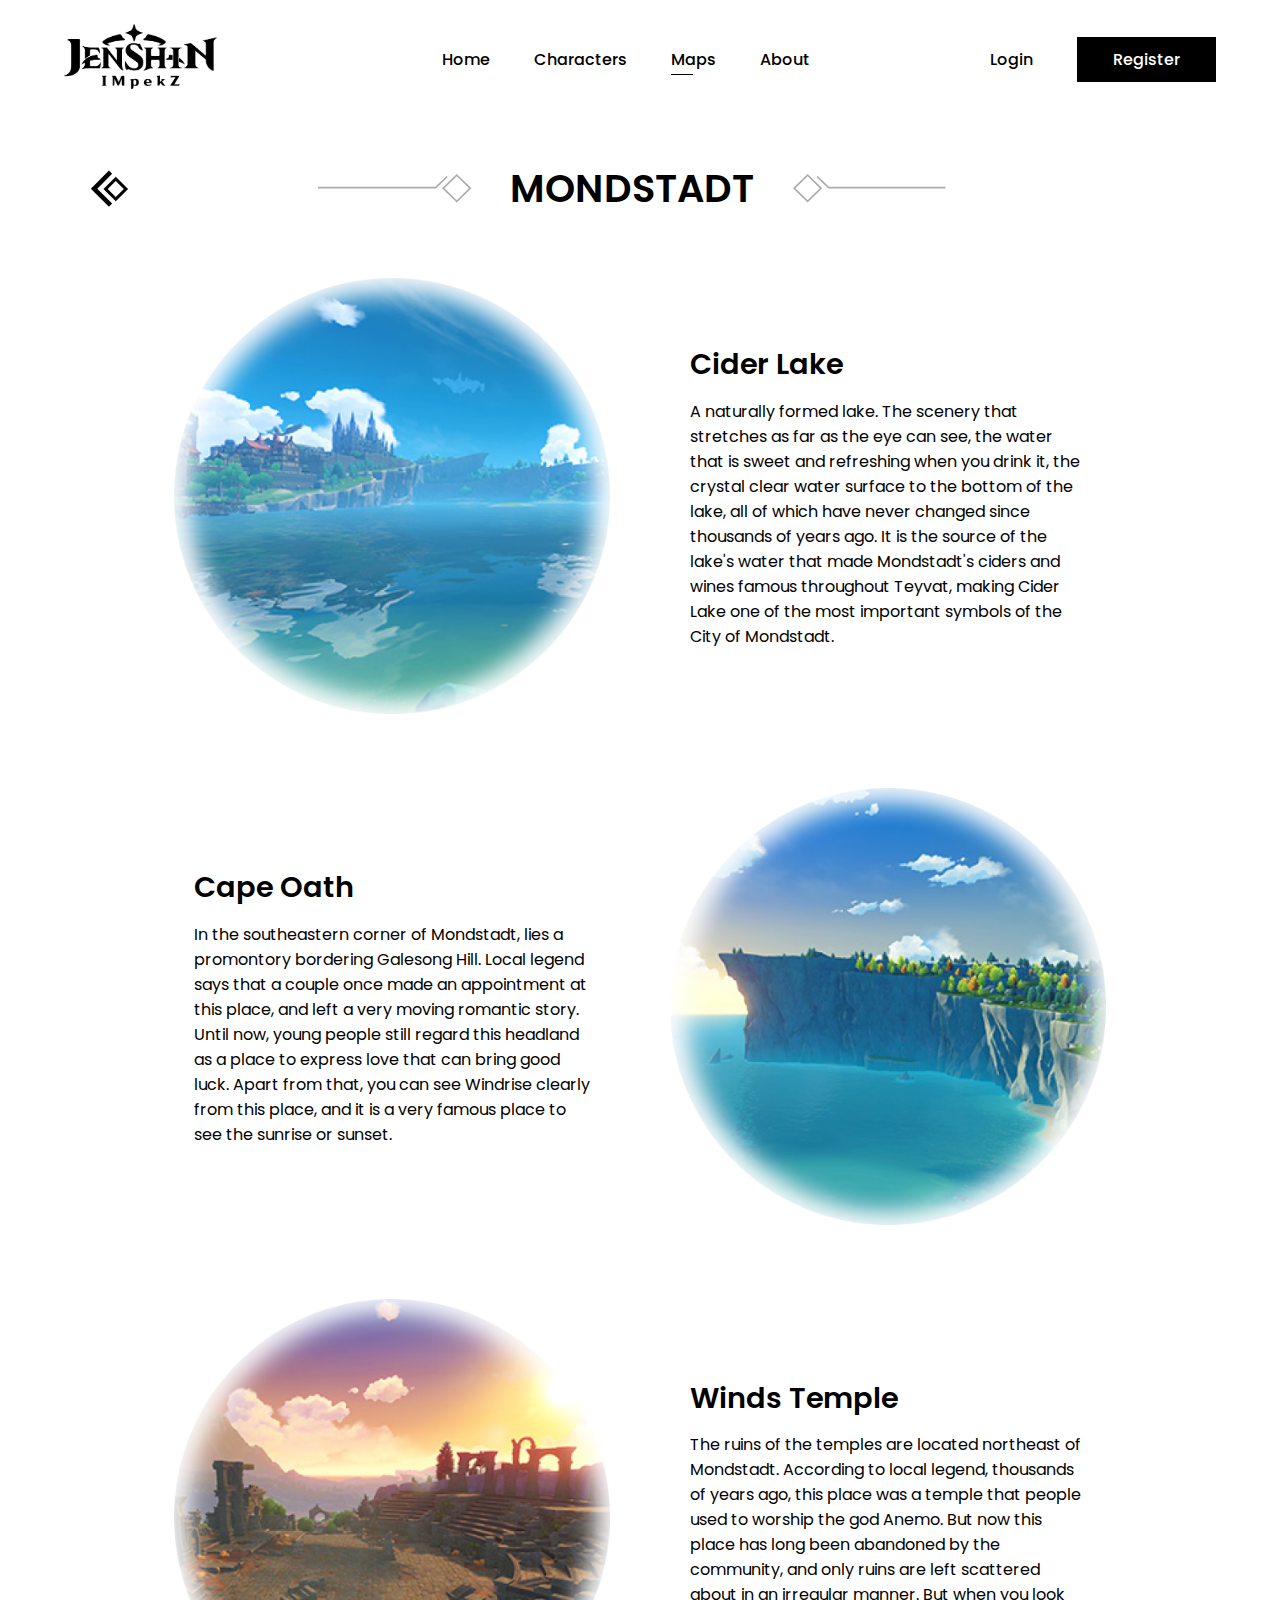
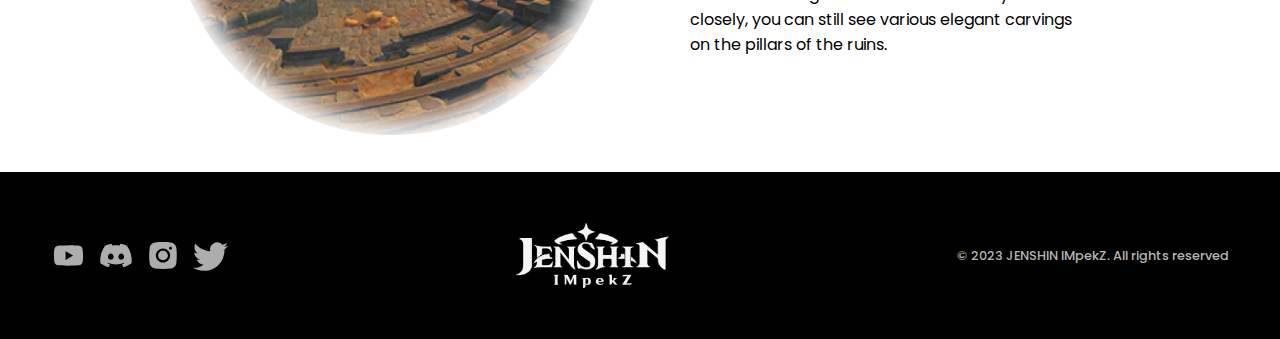
<file: maps/mondstadt.html>
<!DOCTYPE html>
<html lang="en">
  <head>
    <meta charset="UTF-8" />
    <meta http-equiv="X-UA-Compatible" content="IE=edge" />
    <meta name="viewport" content="width=device-width, initial-scale=1.0" />
    <meta charset="UTF-8" />
    <meta http-equiv="X-UA-Compatible" content="IE=edge" />
    <meta name="viewport" content="width=device-width, initial-scale=1.0" />
    <meta name="keywords" content="Genshin Impact, Jenshin Impekz" />
    <meta name="description" content="The Real RPG Game" />
    <meta name="author" content="mikaozora" />
    <link rel="stylesheet" href="/style/detailMap.css" />
    <link rel="stylesheet" href="/style/navbar.css" />
    <link rel="stylesheet" href="/style/footer.css" />
    <link
      rel="shortcut icon"
      type="image/x-icon"
      href="/assets/logo/Color=white.png"
    />
    <link rel="preconnect" href="https://fonts.googleapis.com" />
    <link rel="preconnect" href="https://fonts.gstatic.com" crossorigin />
    <link
      href="https://fonts.googleapis.com/css2?family=Poppins:wght@400;500;600;700&display=swap"
      rel="stylesheet"
    />
    <link
      rel="stylesheet"
      href="https://cdnjs.cloudflare.com/ajax/libs/font-awesome/6.3.0/css/all.min.css"
      integrity="sha512-szlrxwulpfuzq+pcucosxcglqrnaq/dzjvsc0le40xsadsfeqoeype+enwcoigjk/bsuggkheyjsoq1zvisanq=="
      crossorigin="anonymous"
      referrerpolicy="no-referrer"
    />
    <title>Jenshin Impekz</title>
  </head>
  <body>
    <header>
      <div class="navbar">
        <a href="../index.html"
          ><img src="/assets/logo/Color=black.png" alt="logo" class="logo"
        /></a>
        <div class="list">
          <a href="/index.html" class="menu">Home</a>
          <a href="/character.html" class="menu">Characters</a>
          <a href="#" class="menu active">Maps</a>
          <a href="/about.html" class="menu">About</a>
          <a href="/login.html" class="menu spec">Login</a>
          <a href="/register.html"
            ><button class="button-reg spec">Register</button></a
          >
        </div>
        <div class="wrap-right">
          <a href="/login.html" class="menu">Login</a>
          <a href="/register.html"
            ><button class="button-reg">Register</button></a
          >
        </div>
        <div class="menu-toggle">
          <input type="checkbox" />
          <span></span>
          <span></span>
          <span></span>
        </div>
      </div>
    </header>

    <section>
      <div class="container-section">
        <div class="wrapper-title">
          <div class="back">
            <a href="/maps.html"><svg
                width="56"
                height="50"
                viewBox="0 0 56 50"
                fill="none"
                xmlns="http://www.w3.org/2000/svg"
              >
                <path
                  d="M33.3333 45.8334L12.5 25L33.3333 4.16669L37.0313 7.8646L19.8958 25L37.0313 42.1354L33.3333 45.8334Z"
                  fill="black"
                />
                <rect
                  x="29.4749"
                  y="25.3848"
                  width="16.5711"
                  height="16.5711"
                  transform="rotate(-45 29.4749 25.3848)"
                  stroke="black"
                  stroke-width="3.5"
                />
              </svg></a> 
          </div>
          <div class="header-section">
            <img src="/assets/bg/left.svg" alt="arrow" class="arrow" />
            <h1>MONDSTADT</h1>
            <img src="/assets/bg/right.svg" alt="arrow" class="arrow" />
          </div>
        </div>
        <div class="content">
            <div class="wrapper-content">
                <img src="/assets/maps/Cider Lake.png" alt="Cider Lake">
                <div class="desc-maps">
                    <h2>Cider Lake</h2>
                    <p>A naturally formed lake. The scenery that stretches as far as the eye can see, the 
                        water that is sweet and refreshing when you drink it, the crystal clear water 
                        surface to the bottom of the lake, all of which have never changed since thousands of years ago. 
                        It is the source of the lake's water that made Mondstadt's ciders and wines famous throughout Teyvat, 
                        making Cider Lake one of the most important symbols of the City of Mondstadt.
                    </p>
                </div>
            </div>
            <div class="wrapper-content">
                <img src="/assets/maps/Cape Oath.png" alt="Cape Oath">
                <div class="desc-maps">
                    <h2>Cape Oath</h2>
                    <p>In the southeastern corner of Mondstadt, lies a promontory bordering Galesong Hill. Local legend says that a couple once made an appointment at this place, and left a very moving romantic story. Until now, young people still regard this headland as a place to express love that can bring good luck. Apart from that, you can see Windrise clearly from this place, and it is a very famous place to see the sunrise or sunset.
                    </p>
                </div>
            </div>
            <div class="wrapper-content">
                <img src="/assets/maps/Winds Temple.png" alt="Winds Temple">
                <div class="desc-maps">
                    <h2>Winds Temple</h2>
                    <p>The ruins of the temples are located northeast of Mondstadt. According to local legend, thousands of years ago, this place was a temple that people used to worship the god Anemo. But now this place has long been abandoned by the community, and only ruins are left scattered about in an irregular manner. But when you look closely, you can still see various elegant carvings on the pillars of the ruins.
                    </p>
                </div>
            </div>
        </div>
      </div>
    </section>
    <footer>
        <div class="container-footer">
          <div class="foot-left">
            <img src="/assets/logo/youtube.svg" alt="youtube" class="socmed" />
            <img src="/assets/logo/discord.svg" alt="discord" class="socmed" />
            <img src="/assets/logo/instagram.svg" alt="instagram" class="socmed" />
            <img src="/assets/logo/twitter.svg" alt="twitter" class="socmed" />
          </div>
          <img src="/assets/logo/Color=white.png" alt="logo" class="footer-logo" />
          <p class="foot-text">© 2023 JENSHIN IMpekZ. All rights reserved</p>
        </div>
      </footer>
      <script src="/script/navbar.js"></script>
  </body>
</html>
</file>
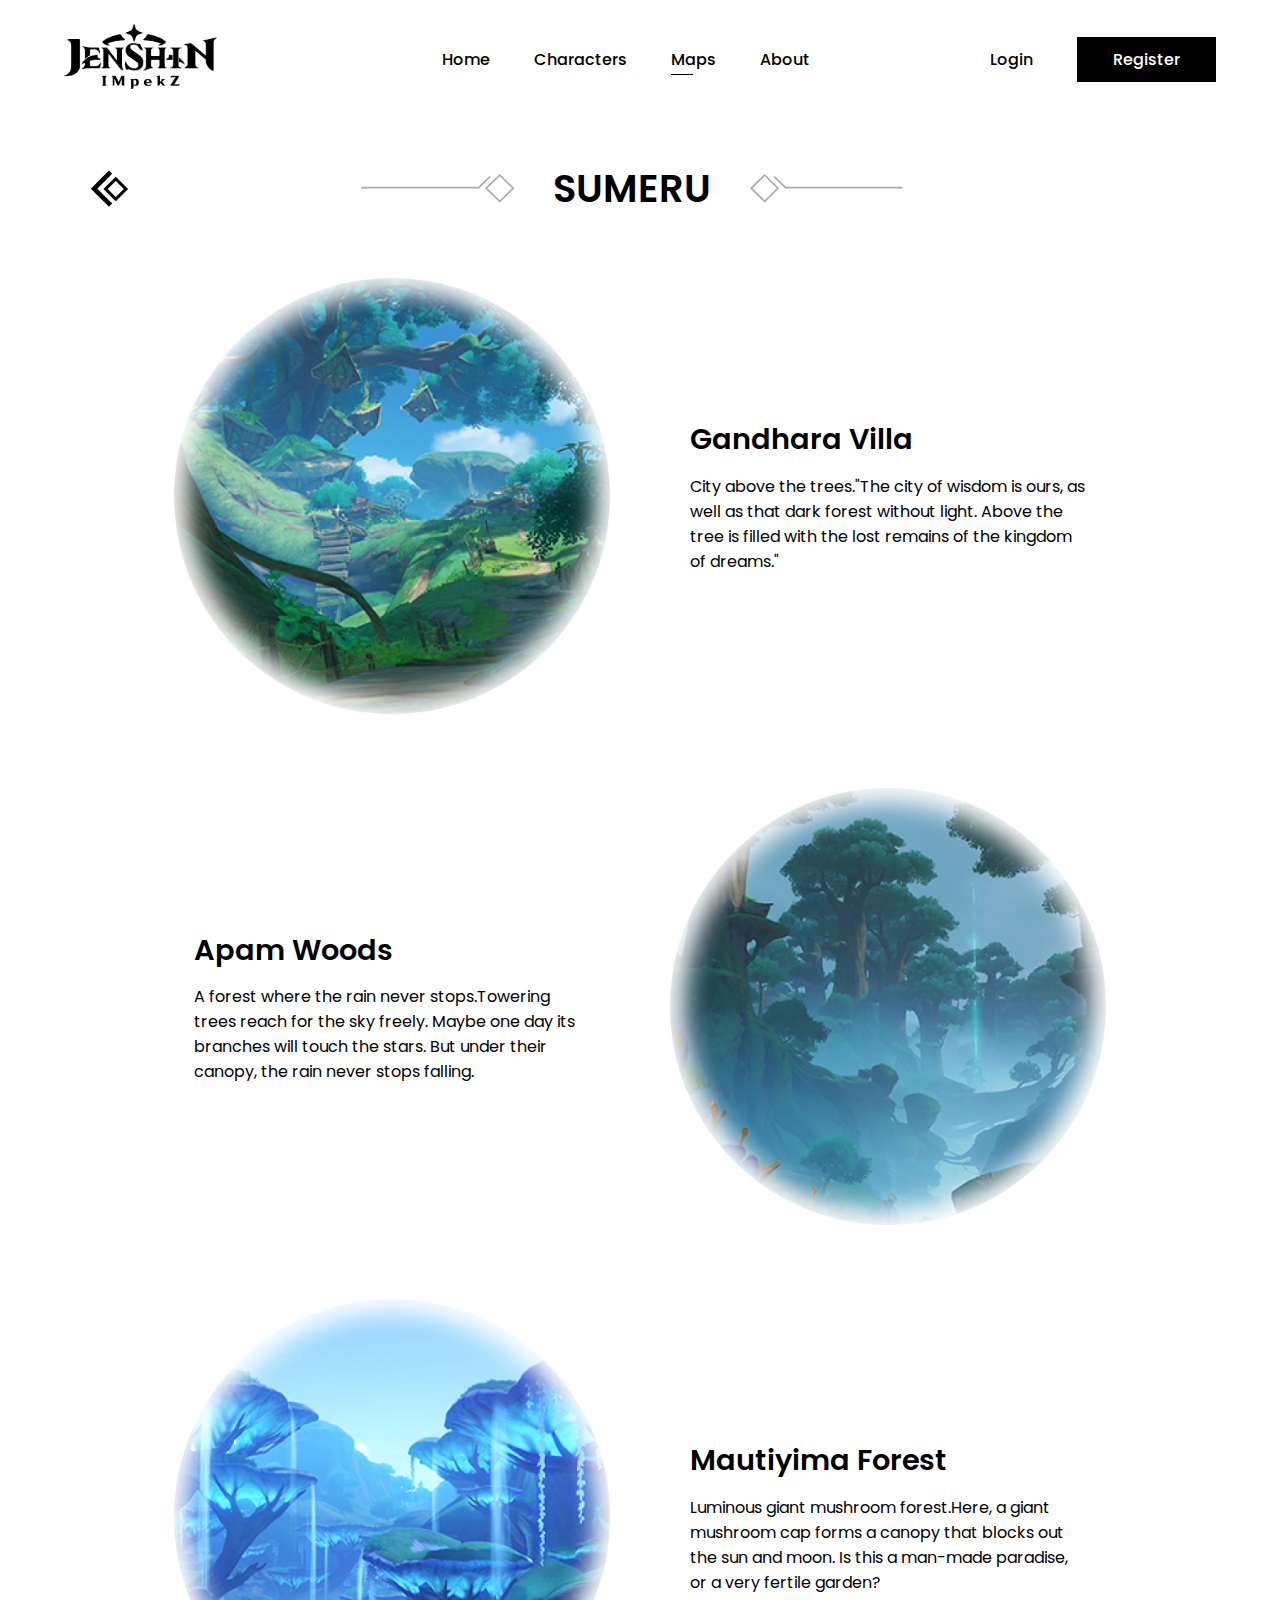
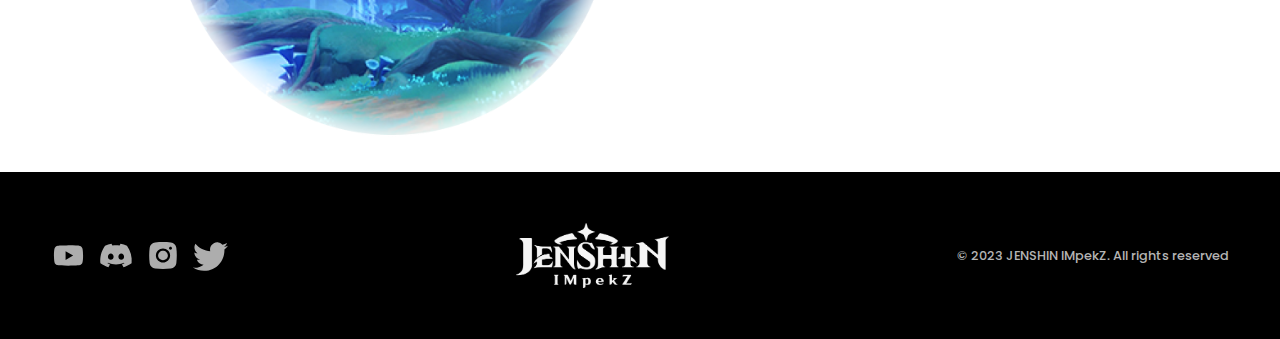
<file: maps/sumeru.html>
<!DOCTYPE html>
<html lang="en">
  <head>
    <meta charset="UTF-8" />
    <meta http-equiv="X-UA-Compatible" content="IE=edge" />
    <meta name="viewport" content="width=device-width, initial-scale=1.0" />
    <meta charset="UTF-8" />
    <meta http-equiv="X-UA-Compatible" content="IE=edge" />
    <meta name="viewport" content="width=device-width, initial-scale=1.0" />
    <meta name="keywords" content="Genshin Impact, Jenshin Impekz" />
    <meta name="description" content="The Real RPG Game" />
    <meta name="author" content="mikaozora" />
    <link rel="stylesheet" href="/style/detailMap.css" />
    <link rel="stylesheet" href="/style/navbar.css" />
    <link rel="stylesheet" href="/style/footer.css" />
    <link
      rel="shortcut icon"
      type="image/x-icon"
      href="/assets/logo/Color=white.png"
    />
    <link rel="preconnect" href="https://fonts.googleapis.com" />
    <link rel="preconnect" href="https://fonts.gstatic.com" crossorigin />
    <link
      href="https://fonts.googleapis.com/css2?family=Poppins:wght@400;500;600;700&display=swap"
      rel="stylesheet"
    />
    <link
      rel="stylesheet"
      href="https://cdnjs.cloudflare.com/ajax/libs/font-awesome/6.3.0/css/all.min.css"
      integrity="sha512-szlrxwulpfuzq+pcucosxcglqrnaq/dzjvsc0le40xsadsfeqoeype+enwcoigjk/bsuggkheyjsoq1zvisanq=="
      crossorigin="anonymous"
      referrerpolicy="no-referrer"
    />
    <title>Jenshin Impekz</title>
  </head>
  <body>
    <header>
      <div class="navbar">
        <a href="../index.html"
          ><img src="/assets/logo/Color=black.png" alt="logo" class="logo"
        /></a>
        <div class="list">
          <a href="/index.html" class="menu">Home</a>
          <a href="/character.html" class="menu">Characters</a>
          <a href="#" class="menu active">Maps</a>
          <a href="/about.html" class="menu">About</a>
          <a href="/login.html" class="menu spec">Login</a>
          <a href="/register.html"
            ><button class="button-reg spec">Register</button></a
          >
        </div>
        <div class="wrap-right">
          <a href="/login.html" class="menu">Login</a>
          <a href="/register.html"
            ><button class="button-reg">Register</button></a
          >
        </div>
        <div class="menu-toggle">
          <input type="checkbox" />
          <span></span>
          <span></span>
          <span></span>
        </div>
      </div>
    </header>

    <section>
      <div class="container-section">
        <div class="wrapper-title">
          <div class="back">
            <a href="/maps.html"><svg
                width="56"
                height="50"
                viewBox="0 0 56 50"
                fill="none"
                xmlns="http://www.w3.org/2000/svg"
              >
                <path
                  d="M33.3333 45.8334L12.5 25L33.3333 4.16669L37.0313 7.8646L19.8958 25L37.0313 42.1354L33.3333 45.8334Z"
                  fill="black"
                />
                <rect
                  x="29.4749"
                  y="25.3848"
                  width="16.5711"
                  height="16.5711"
                  transform="rotate(-45 29.4749 25.3848)"
                  stroke="black"
                  stroke-width="3.5"
                />
              </svg></a> 
          </div>
          <div class="header-section">
            <img src="/assets/bg/left.svg" alt="arrow" class="arrow" />
            <h1>SUMERU</h1>
            <img src="/assets/bg/right.svg" alt="arrow" class="arrow" />
          </div>
        </div>
        <div class="content">
            <div class="wrapper-content">
                <img src="/assets/maps/Gandhara Villa.png" alt="Gandhara Villa">
                <div class="desc-maps">
                    <h2>Gandhara Villa</h2>
                    <p>City above the trees."The city of wisdom is ours, as well as that dark forest without light. Above the tree is filled with the lost remains of the kingdom of dreams."</p>
                </div>
            </div>
            <div class="wrapper-content">
                <img src="/assets/maps/Apam Woods.png" alt="Apam Woods">
                <div class="desc-maps">
                    <h2>Apam Woods</h2>
                    <p>A forest where the rain never stops.Towering trees reach for the sky freely. Maybe one day its branches will touch the stars. But under their canopy, the rain never stops falling.</p>
                </div>
            </div>
            <div class="wrapper-content">
                <img src="/assets/maps/Mautiyima Forest.png" alt="Mautiyima Forest">
                <div class="desc-maps">
                    <h2>Mautiyima Forest</h2>
                    <p>Luminous giant mushroom forest.Here, a giant mushroom cap forms a canopy that blocks out the sun and moon. Is this a man-made paradise, or a very fertile garden?</p>
                </div>
            </div>
        </div>
      </div>
    </section>
    <footer>
        <div class="container-footer">
          <div class="foot-left">
            <img src="/assets/logo/youtube.svg" alt="youtube" class="socmed" />
            <img src="/assets/logo/discord.svg" alt="discord" class="socmed" />
            <img src="/assets/logo/instagram.svg" alt="instagram" class="socmed" />
            <img src="/assets/logo/twitter.svg" alt="twitter" class="socmed" />
          </div>
          <img src="/assets/logo/Color=white.png" alt="logo" class="footer-logo" />
          <p class="foot-text">© 2023 JENSHIN IMpekZ. All rights reserved</p>
        </div>
      </footer>
      <script src="/script/navbar.js"></script>
  </body>
</html>
</file>
<file: style/home.css>
*,
body {
  box-sizing: border-box;
  margin: 0;
  padding: 0;
  font-family: "Poppins", sans-serif;
}

:root {
  --bg-primary: white;
  --bg-secondary: black;
  --bg-input: #f7f7f7;
  --txt-primary: rgb(0, 0, 0);
  --txt-secondary: white;
  --brown: #fcaf58;
  --outline: #ababab;
  --regular: 400;
  --medium: 500;
  --semibold: 600;
  --bold: 700;
  font-size: 16px;
}

.container-section {
  padding: calc(13vh + 1em) calc(5vw + 1em);
}

.wrapper-first {
  display: flex;
  justify-content: space-between;
  align-items: center;
  width: 100%;
}

.wrap-title h1 {
  font-size: 3.8vmax;
  font-weight: var(--semibold);
  margin-bottom: 0.4em;
}

.wrap-title p {
  font-size: 1.25em;
  max-width: 35vw;
  font-weight: var(--regular);
  margin-bottom: 0.75em;
}

.btn-install {
  padding: 0.75em 2.75em;
  font-size: 1.25rem;
  font-weight: var(--medium);
  background-color: var(--bg-secondary);
  color: var(--txt-primary);
  transition: all 0.3s ease-in;
}

a .btn-install:hover {
  box-shadow: inset 0px 0px 0px 1px var(--bg-secondary);
  background-color: var(--brown);
  color: var(--txt-secondary);
}

.jumbotron {
  width: 100vw;
}

.wrapper-second {
  margin-top: 56px;
  padding-left: 11em;
  padding-right: 11em;
  display: flex;
  justify-content: space-evenly;
}

.app-logo {
  width: 11vw;
}

.wrapper-third {
  margin-top: 120px;
}

.header-section {
    display: flex;
    justify-content: center;
    align-items: center;
    margin-bottom: calc(8vh + 1em);
    margin-top: calc(2vh + 1em);
  }
  .arrow {
    width: 12vw;
  }
  
  .header-section h1 {
    /* font-size: 3vmax; */
    font-size: calc(1.8vw + 1rem);
    font-weight: var(--semibold);
    margin-left: 1em;
    margin-right: 1em;
  }

.ill-deyah {
  /* width: 32vw; */
  width: 50%;
  height: auto;
  padding-right: 5em;
}


.content-newchar {
  display: flex;
  justify-content: center;
  align-items: center;
}

.desc-newchar {
  padding: 1em;
  width: 35%;
}

.desc-head {
  display: flex;
  width: 100%;
  justify-content: space-between;
  align-items: center;
  margin-bottom: 0.5em;
}

.desc-head .left-head h2 {
  font-size: 2.5vmax;
  font-weight: var(--medium);
}

.desc-head .left-head .star {
  width: 10vw;
}

.desc-head .element {
  width: 4vw;
}

.desc-newchar .underline {
  width: 28vw;
}

.desc-newchar p {
  font-size: calc(1vw + .2rem);
  font-weight: var(--regular);
  margin-bottom: 1em;
}

.desc-newchar button {
  border: none;
  background-color: var(--bg-secondary);
  color: var(--txt-primary);
  font-size: 1vmax;
  font-weight: var(--medium);
  padding: 1em 2em;
  transition: all 0.3s ease-in;
  cursor: pointer;
}
.desc-newchar a button:hover {
  background-color: var(--brown);
  color: var(--txt-secondary);
  box-shadow: inset 0px 0px 0px 1px var(--bg-secondary);
}

.wrapper-fourth {
  margin-top: calc(5vh + 1em);
}

.content-weapon {
  display: flex;
  justify-content: space-between;
  align-items: center;
}

.content-weapon .content-left {
  display: flex;
  justify-content: space-between;
  align-items: center;
  width: 50%;
}

.content-weapon .content-right {
  display: flex;
  justify-content: space-between;
  align-items: center;
  width: 50%;
}

.content-weapon .desc {
  padding: 3em 4em;
  width: 100%;
  background-color: #f7f7f7;
}

.content-weapon .desc h3 {
  font-size: 2vmax;
  font-weight: var(--medium);
  margin-bottom: 0.25em;
}

.content-weapon .desc .star {
  width: 10vw;
  margin-bottom: 0.5em;
}

.content-weapon .desc p {
  display: none;
  font-size: calc(1vw + .2em);
  font-weight: var(--regular);
}

.content-weapon .weapon {
  width: 15vw;
}

.content-weapon .desc:hover p {
  display: block;
}

@media screen and (max-width: 1200px) {
  :root {
    font-size: 14px;
  }

  .wrap-title h1 {
    font-size: 3vmax;
    margin-bottom: 0.35em;
  }

  .wrap-title p {
    font-size: 1em;
    max-width: 30vw;
    margin-bottom: 0.75em;
  }

  .btn-install {
    padding: 0.75em 2.5em;
    font-size: 1rem;
  }

  .jumbotron {
    width: 50vw;
  }

  .wrapper-second {
    padding-left: 9em;
    padding-right: 9em;
    display: flex;
    justify-content: space-evenly;
  }

  .app-logo {
    width: 10vw;
  }

  .wrapper-third {
    margin-top: 100px;
  }

  .content-newchar {
    justify-content: center;
  }

  .ill-deyah {
    height: auto;
    padding-right: 3em;
  }


  .content-newchar {
    display: flex;
    justify-content: center;
  }

  .desc-newchar {
    padding: 1em;
    width: 35%;
  }

  .desc-head {
    display: flex;
    width: 100%;
    justify-content: space-between;
    align-items: center;
    margin-bottom: 0.3em;
  }

  .desc-head .left-head h2 {
    font-size: 3vmax;
  }

  .desc-head .left-head .star {
    width: 9.5vw;
  }

  .desc-head .element {
    width: 3.5vw;
  }
  .desc-newchar .underline {
    width: 26vw;
  }

  .desc-newchar p {
    font-size: 1.25vmax;
    margin-bottom: 1em;
  }

  .desc-newchar button {
    font-size: 1vmax;
    padding: 1em 2em;
  }

  .content-weapon .desc {
    padding: 2em 3em;
  }

  .content-weapon .desc h3 {
    font-size: 2vmax;
    margin-bottom: 0.25em;
  }

  .content-weapon .desc .star {
    width: 10vw;
    margin-bottom: 0.5em;
  }

  .content-weapon .weapon {
    width: 15vw;
  }

  #wp2 {
    width: 20vw;
  }
}

@media screen and (max-width: 992px) {
  :root {
    font-size: 13px;
  }
  .container-section {
    padding: calc(8vh + 1em) calc(4vw + 1em);
  }
  
  .header-section{
    margin-bottom: calc(4vh + 1em);
  }

  .wrap-title h1 {
    font-size: 2.8vmax;
    margin-bottom: 0.3em;
  }

  .wrap-title p {
    font-size: 0.8rem;
    max-width: 30vw;
    margin-bottom: 0.75em;
  }

  .btn-install {
    padding: 0.75em 2.5em;
    font-size: 0.8rem;
  }

  .jumbotron {
    width: 38vw;
  }

  .wrapper-second {
    padding-left: 7em;
    padding-right: 7em;
    display: flex;
    justify-content: space-evenly;
  }

  .wrapper-third {
    margin-top: 80px;
  }
  .content-newchar {
    justify-content: space-between;
  }

  .ill-deyah {
    height: auto;
    padding-right: 0em;
  }

  .content-newchar {
    justify-content: space-evenly;
  }

  .desc-newchar {
    padding: 0.5em;
    width: 37%;
  }

  .desc-head {
    display: flex;
    width: 100%;
    justify-content: space-between;
    align-items: center;
    margin-bottom: 0.05em;
  }

  .desc-head .left-head h2 {
    font-size: 2.7vmax;
  }

  .desc-head .left-head .star {
    width: 9.3vw;
  }
  .content-weapon .desc p {
    display: block;
  }

  .desc-head .element {
    width: 3.5vw;
  }
  .desc-newchar .underline {
    width: 26vw;
  }

  .desc-newchar p {
    font-size: 1.2vmax;
    margin-bottom: 1em;
  }

  .desc-newchar button {
    font-size: 1vmax;
    padding: 0.9em 1.8em;
  }

  .content-weapon .desc {
    padding: 1.5em 2.5em;
  }

  .content-weapon .desc h3 {
    font-size: 2vmax;
    margin-bottom: 0.25em;
  }

  .content-weapon .desc .star {
    width: 10vw;
    margin-bottom: 0.5em;
  }

  .content-weapon .weapon {
    width: 15vw;
  }
  #wp2 {
    width: 18vw;
  }
}

@media screen and (max-width: 768px) {
  :root {
    font-size: 12px;
  }

  .wrap-title h1 {
    font-size: 3.1vmax;
    margin-bottom: 0.3em;
  }

  .wrap-title p {
    font-size: 0.7rem;
    max-width: 30vw;
    margin-bottom: 0.75em;
  }

  .btn-install {
    padding: 0.5em 2em;
    font-size: 0.6rem;
  }

  .jumbotron {
    width: 38vw;
  }
  .wrapper-second {
    padding-left: 5em;
    padding-right: 5em;
    display: flex;
    justify-content: space-evenly;
  }

  .wrapper-third {
    margin-top: 40px;
  }

  .content-newchar {
    justify-content: space-between;
  }


  .ill-deyah {
    height: auto;
    padding-right: 0px;
  }

  .content-newchar {
    justify-content: space-evenly;
  }

  .desc-newchar {
    padding: 0.25em;
    width: 37%;
  }

  .desc-head {
    display: flex;
    width: 100%;
    justify-content: space-between;
    align-items: center;
    margin-bottom: none;
  }

  .desc-head .left-head h2 {
    font-size: 2vmax;
  }

  .desc-head .left-head .star {
    width: 9vw;
  }

  .desc-head .element {
    width: 3.3vw;
  }
  .desc-newchar .underline {
    width: 27vw;
  }

  .desc-newchar p {
    font-size: 0.8vmax;
    margin-bottom: 1.2em;
  }

  .desc-newchar button {
    font-size: 0.8vmax;
    padding: 0.9em 1.8em;
  }

  .content-weapon {
    flex-direction: column;
  }

  .content-weapon .content-left {
    justify-content: space-evenly;
    width: 100%;
  }

  .content-weapon .content-right {
    justify-content: space-evenly;
    width: 100%;
  }

  .desc-head {
    display: flex;
    width: 100%;
    justify-content: space-between;
    align-items: center;
    margin-bottom: 0.05em;
  }

  .desc-head .left-head h2 {
    font-size: 2.7vmax;
  }

  .desc-head .left-head .star {
    width: 9.3vw;
  }
  .content-weapon .desc p {
    display: block;
  }

  .desc-head .element {
    width: 3.5vw;
  }
  .desc-newchar .underline {
    width: 26vw;
  }

  .desc-newchar p {
    font-size: 1.2vmax;
    margin-bottom: 1em;
  }

  .desc-newchar button {
    font-size: 1vmax;
    padding: 0.9em 1.8em;
  }

  .content-weapon .desc {
    width: 50%;
    padding: 1.5em 2.5em;
  }

  .content-weapon .desc h3 {
    font-size: 2vmax;
    margin-bottom: 0.25em;
  }

  .content-weapon .desc .star {
    width: 10vw;
    margin-bottom: 0.5em;
  }

  .content-weapon .weapon {
    width: 10vw;
  }
  #wp2 {
    width: 10vw;
  }
}

@media screen and (max-width: 576px) {
  :root {
    font-size: 14px;
  }

  .wrap-title {
    display: flex;
    flex-direction: column;
    justify-content: center;
    align-items: center;
    margin-top: 40px;
  }

  .wrap-title h1 {
    font-size: 4vmax;
    text-align: center;
    margin-bottom: 0.5em;
  }

  .wrap-title p {
    font-size: 1rem;
    max-width: none;
    margin-bottom: 1.25em;
    text-align: center;
  }

  .btn-install {
    padding: 0.75em 2.5em;
    font-size: 1rem;
  }

  .jumbotron {
    display: none;
  }
  .wrapper-second {
    padding-left: 0;
    padding-right: 0;
    display: flex;
    justify-content: space-evenly;
    margin-bottom: 4em;
  }

  .app-logo {
    width: 15vw;
  }

  .wrapper-third {
    margin-top: 40px;
  }

  .content-newchar {
    justify-content: center;
    align-items: center;
  }

  .header-section{
    margin-bottom: calc(3vh + 1em);
  }
  
  .header-section h1 {
    font-size: calc(1vw + 1rem);
  }

  .ill-deyah {
    width: 80%;
    height: auto;
  }

  .content-newchar {
    flex-direction: column;
    justify-content: space-between;
  }

  .desc-newchar {
    padding: 0.25em;
    width: 90%;
    display: flex;
    flex-direction: column;
    align-items: center;
    justify-content: center;
  }

  .desc-head {
    display: flex;
    width: 100%;
    justify-content: space-between;
    align-items: center;
    margin-bottom: none;
  }

  .desc-head .left-head h2 {
    font-size: 2.1vmax;
  }

  .desc-head .left-head .star {
    width: 11vw;
  }

  .desc-head .element {
    width: 3.5vw;
  }
  .desc-newchar .underline {
    width: 65vw;
  }

  .desc-newchar p {
    font-size: 1.5vmax;
    margin-bottom: 1.5em;
  }

  .desc-newchar button {
    font-size: 1.2vmax;
    padding: 1em 2em;
  }
  .desc-head {
    display: flex;
    width: 100%;
    justify-content: space-between;
    align-items: center;
    margin-bottom: 0.05em;
  }

  .desc-head .left-head h2 {
    font-size: 2.7vmax;
  }

  .desc-head .left-head .star {
    width: 16vw;
  }

  .desc-head .element {
    width: 10vw;
  }
  .desc-newchar .underline {
    width: 73vw;
  }

  .desc-newchar button {
    font-size: 1.5vmax;
    padding: 0.9em 1.8em;
  }

  .content-weapon .desc {
    width: 80%;
    padding: 1em 2em;
  }

  .content-weapon .desc h3 {
    font-size: 2vmax;
    margin-bottom: 0.25em;
  }

  .content-weapon .desc .star {
    width: 15vw;
    margin-bottom: 0.5em;
  }
  .content-weapon .desc p {
    font-size: calc(1vw + .4em);
  }

  .content-weapon .weapon {
    width: 14vw;
  }
  #wp2 {
    width: 17vw;
  }
}
</file>
<file: style/navbar.css>
*,
body {
  box-sizing: border-box;
  margin: 0;
  padding: 0;
  font-family: "Poppins", sans-serif;
}

:root {
  --bg-primary: white;
  --bg-secondary: black;
  --bg-input: #f7f7f7;
  --txt-primary: white;
  --brown: #fcaf58;
  --outline: #ababab;
  --regular: 400;
  --medium: 500;
  --semibold: 600;
  --bold: 700;
  font-size: 16px;
}

.navbar {
  padding: 1.5em 4em;
  display: flex;
  justify-content: space-between;
  align-items: center;
  position: fixed;
  z-index: 99;
  background-color: var(--bg-primary);
  min-width: 100vw;
  top: 0;
}

.list a {
  width: 100%;
  /* display: flex;
    justify-content: center;
    align-items: center; */
}

.logo {
  width: 16vw;
  max-width: 17vh;
  height: auto;
  cursor: pointer;
  margin-right: 5vw;
}

.menu {
  position: relative;
  text-decoration: none;
  color: var(--bg-secondary);
  font-size: 1rem;
  font-weight: var(--medium);
  margin: 0 1.25em;
}

.menu::after {
  position: absolute;
  content: "";
  height: 1.5px;
  left: -4px;
  width: 0%;
  bottom: -4px;
  background-color: var(--bg-secondary);
  transition: 0.3s ease-in;
}

.menu:hover::after {
  position: absolute;
  content: "";
  height: 1.5px;
  left: 0;
  width: 50%;
  bottom: -4px;
  background-color: var(--bg-secondary);
}

.active::after {
  position: absolute;
  content: "";
  height: 1.5px;
  left: 0;
  width: 50%;
  bottom: -4px;
  background-color: var(--bg-secondary);
}

.button-reg {
  padding: 10px 36px;
  border: none;
  background-color: var(--bg-secondary);
  color: var(--txt-primary);
  margin-left: 1.25em;
  font-size: 1rem;
  font-weight: var(--medium);
  transition: all 0.3s ease-in;
}

a .button-reg:hover {
  background-color: var(--brown);
  box-shadow: inset 0px 0px 0px 1px var(--bg-secondary);
  cursor: pointer;
  color: var(--bg-secondary);
  font-weight: var(--medium);
}
.spec{
    display: none;
}

.menu-toggle {
  display: none;
  position: relative;
  flex-direction: column;
  justify-content: space-between;
  height: 20px;
}

.menu-toggle input {
  position: absolute;
  top: -2px;
  left: 0px;
  width: 26px;
  height: 26px;
  opacity: 0;
  cursor: pointer;
  z-index: 10;
}

.menu-toggle span {
  display: block;
  height: 3px;
  width: 25px;
  background-color: var(--bg-secondary);
  transform-origin: 0 0;
  transition: all 0.3s ease-in;
}

.menu-toggle input:checked ~ span:nth-child(2) {
  transform: rotate(45deg) translate(-2px, -2px);
}
.menu-toggle input:checked ~ span:nth-child(4) {
  transform: rotate(-45deg) translate(0px, -3px);
}
.menu-toggle input:checked ~ span:nth-child(3) {
  transform: scale(0);
}

@media screen and (max-width: 992px) {
  :root {
    font-size: 12px;
  }
  .list a {
    width: 85%;
  }
  .logo{
    margin-right: 0em;
  }
  .menu {
    margin: 0 .5em;
  }
  .button-reg {
    padding: 6px 28px;
    margin-left: 1.25em;
    font-size: 1rem;
  }
}

@media screen and (max-width: 768px) {
    .navbar{
        padding: 1.5em 2em;
    }
  .wrap-right {
    display: none;
  }
  .menu-toggle {
    display: flex;
  }
  .list {
    position: absolute;
    right: 0;
    top: 0;
    display: flex;
    flex-direction: column;
    justify-content: space-evenly;
    align-items: center;
    height: 100vh;
    width: 65vw;
    z-index: -1;
    transform: translateX(100%);
    background-color: var(--bg-primary);
    transition: all .3s ease-in;
  }

  .list.slide{
    transform: translateX(0%);
  }

  .list a{
    width: 50%;
  }
  .menu {
    font-size: 1.25rem;
    font-weight: var(--medium);
    margin: 0 1em;
  }
  .button-reg{
    margin-left: 0;
  }
  .spec{
    display: block;
  }
  .menu::after {
    height: 1.5px;
    left: -4px;
    width: 0%;
    bottom: -4px;
  }
  
  .menu:hover::after {
    width: 10%;
  }
  
  .active::after {
    position: absolute;
    content: "";
    height: 1.5px;
    left: -1px;
    width: 15%;
    bottom: -4px;
    background-color: var(--bg-secondary);
  }
}
</file>
<file: style/footer.css>
*,
body {
  box-sizing: border-box;
  margin: 0;
  padding: 0;
  font-family: "Poppins", sans-serif;
}

:root {
  --bg-primary: white;
  --bg-secondary: black;
  --bg-input: #f7f7f7;
  --txt-primary: white;
  --txt-secondary: black;
  --outline: #ababab;
  --regular: 400;
  --medium: 500;
  --semibold: 600;
  --bold: 700;
  font-size: 16px;
}

.container-footer{
    display: flex;
    justify-content: space-between;
    align-items: center;
    padding: 4vmax;
    z-index: -2;
    background-color: var(--bg-secondary);
}

/* .container-footer{
    display: grid;
    grid-template-columns: 1fr 1fr 1fr;
    column-gap: 3em;
    margin-top: 200px;
    padding: 3em;
    z-index: -2;
    background-color: var(--bg-secondary);
    justify-items: center;
    align-items: center;
} */

.foot-left{
    display: flex;
    width: 15%;
    justify-content: space-between;
}

.foot-left .socmed{
    width: calc(1.5vw + 1em);
    /* max-width: 2.5vw; */
    opacity: .7;
    transition: all .3s ease-in;
}

.foot-left .socmed:hover{
    opacity: 1;
    cursor: pointer;
}

.footer-logo{
    width: calc(10vw + 2em);
    max-width: 17vh;
}

.foot-text{
    color: #B4B4B4;
    font-size: 1vmax;
    /* width: 25vmax; */
    font-weight: var(--medium);
}

@media screen and (max-width: 568px) {
    .container-footer{
        flex-direction: column;
        justify-content: space-between;
        padding: 2em 3em;
        height: 20vh;
    }
    .foot-left{
        justify-content: center;
    }

    .foot-left .socmed{
        margin: 0em calc(1vw + .5em);
    }
    
    
}
</file>
<file: style/reveal.css>
.reveal{
    position: relative;
    transform: translateY(40%);
    opacity: 0;
    transition: all .8s ease-in;
}

.reveal.show{
    transform: translateY(0%);
    opacity: 1;
}
</file>
<file: style/about.css>
*,
body {
  box-sizing: border-box;
  margin: 0;
  padding: 0;
  font-family: "Poppins", sans-serif;
}

:root {
  --bg-primary: white;
  --bg-secondary: black;
  --bg-input: #f7f7f7;
  --txt-primary: rgb(0, 0, 0);
  --txt-secondary: white;
  --brown: #fcaf58;
  --outline: #ababab;
  --regular: 400;
  --medium: 500;
  --semibold: 600;
  --bold: 700;
  font-size: 16px;
}

.container-section {
  padding: calc(13vh + 1em) calc(5vw + 1em);
}

.header-section {
  display: flex;
  justify-content: center;
  align-items: center;
  margin-bottom: calc(2vh + 1em);
  margin-top: calc(2vh + 1em);
}
.arrow {
  width: 12vw;
}

.header-section h1 {
  /* font-size: 3vmax; */
  font-size: calc(1.8vw + 1rem);
  font-weight: var(--semibold);
  margin-left: 1em;
  margin-right: 1em;
}

.content {
  display: grid;
  grid-template-columns: 1fr;
  row-gap: 5em;
}

.wrap-content {
  padding: calc(1vw + 1em);
  display: grid;
  grid-template-columns: 1fr 1fr;
  column-gap: 3em;
  background-color: #f7f7f7;
  justify-items: center;
  align-items: center;
}
.wrap-content:nth-child(even) .desc-content {
  grid-column: 1;
  grid-row: 1;
}
.wrap-content:nth-child(even) img {
  grid-column: 2;
  grid-row: 1;
}

.wrap-content img {
  width: 100%;
  border: 4px solid var(--outline);
}

.wrap-content .desc-content {
  width: 100%;
}

.wrap-content .desc-content h3 {
  /* font-size: 1.5vmax; */
  font-size: calc(1vw + 0.5rem);
  font-weight: var(--semibold);
  margin-bottom: 1em;
}

.wrap-content .desc-content p {
  font-size: calc(0.4vw + 0.5rem);
  font-weight: var(--regular);
}

@media screen and (max-width: 1200px) {
  .header-section h1 {
    font-size: 3vmax;
    font-weight: var(--semibold);
    margin-left: 1em;
    margin-right: 1em;
  }

  .content {
    row-gap: 3em;
  }

  .wrap-content {
    column-gap: 2em;
  }

  .wrap-content .desc-content h3 {
    /* font-size: 1.5vmax; */
    font-weight: var(--semibold);
    margin-bottom: 1em;
  }
}

@media screen and (max-width: 768px) {
  .content {
    grid-template-columns: 1fr 1fr;
    column-gap: 2em;
  }

  .wrap-content {
    /* padding: 2em; */
    display: grid;
    grid-template-columns: 1fr;
    grid-template-rows: 0.5fr 1fr;
    row-gap: calc(1vh + 0.5em);
    background-color: #f7f7f7;
    align-items: flex-start;
  }

  .wrap-content:nth-child(even) .desc-content {
    grid-column: 1;
    grid-row: 2;
  }
  .wrap-content:nth-child(even) img {
    grid-column: 1;
    grid-row: 1;
  }

  .wrap-content .desc-content h3 {
    /* font-size: 1.2vmax; */
    margin-bottom: calc(0.5vh + 0.5em);
  }
}

@media screen and (max-width: 576px) {
  .container-section {
    padding: calc(5vh + 1em) calc(5vw + 1em);
  }
  .content {
    grid-template-columns: 1fr;
    column-gap: 0em;
    row-gap: 2em;
  }

  .wrap-content:nth-child(even) .desc-content {
    grid-column: 1;
    grid-row: 2;
  }
  .wrap-content:nth-child(even) img {
    grid-column: 1;
    grid-row: 1;
  }

  .wrap-content .desc-content h3 {
    /* font-size: 1.5vmax; */
    font-size: calc(0.8vw + 1rem);
  }

  .wrap-content .desc-content p {
    font-size: calc(0.8vw + 0.5rem);
    font-weight: var(--regular);
  }
}
</file>
<file: style/character.css>
*,
body {
  box-sizing: border-box;
  margin: 0;
  padding: 0;
  font-family: "Poppins", sans-serif;
}

:root {
  --bg-primary: white;
  --bg-secondary: black;
  --bg-input: #f7f7f7;
  --txt-primary: rgb(0, 0, 0);
  --txt-secondary: white;
  --brown: #fcaf58;
  --outline: #ababab;
  --regular: 400;
  --medium: 500;
  --semibold: 600;
  --bold: 700;
  font-size: 16px;
  overflow-x: hidden;
}

.container-section {
  padding: calc(13vh + 1em) calc(5vw + 1em);
}

.header-section {
  display: flex;
  justify-content: center;
  align-items: center;
  margin-bottom: calc(2vh + 1em);
  margin-top: calc(2vh + 1em);
}
.arrow {
  width: 12vw;
}

.header-section h1 {
  /* font-size: 3vmax; */
  font-size: calc(1.8vw + 1rem);
  font-weight: var(--semibold);
  margin-left: 1em;
  margin-right: 1em;
}

.wrapper-section {
  padding: 0.5em 7em;
  display: flex;
  justify-content: center;
  align-items: center;
  position: relative;
}

.wrap-left-char {
  margin-right: 1em;
  width: 50%;
  padding-bottom: 5em;
  display: flex;
  flex-direction: column;
}

.wrap-left-char .wrap-head {
  /* position: relative; */
  width: 100%;
  display: grid;
  grid-template-columns: 1fr;
}

.wrap-left-char .head-content {
  /* display: none; */
  visibility: none;
  /* position: absolute; */
  grid-row-start: 1;
  grid-column-start: 1;
  top: 0;
  margin-bottom: 1em;
  opacity: 0;
  transition: all 0.5s ease-in;
}

.wrap-left-char .head-content.on {
  visibility: visible;
  opacity: 1;
  /* display: block; */
}

.wrap-left-char .head-content .head-char {
  display: flex;
  align-items: center;
}

.wrap-left-char .head-content .head-char .element {
  width: 5.5vw;
  margin-right: 2vw;
}

.desc h2 {
  font-size: 2vw;
  font-weight: var(--semibold);
  color: var(--txt-secondary);
}

.desc .star {
  width: 10vw;
}

.tabs {
  display: grid;
  grid-template-columns: repeat(4, 1fr);
  column-gap: 1vw;
  margin-bottom: 1em;
}

.tabs .btn {
  border: 1.5px solid var(--bg-secondary);
  background-color: var(--bg-primary);
  width: 100%;
  padding-top: 0.4em;
  padding-bottom: 0.4em;
  font-size: 1vw;
  font-weight: var(--medium);
  cursor: pointer;
}

.tabs .btn.on {
  background-color: var(--bg-secondary);
  color: var(--txt-primary);
}

.tabs-content {
  width: 100%;
  display: grid;
  grid-template-columns: 1fr;
}

.wrap-content {
  /* display: none; */
  grid-row-start: 1;
  grid-column-start: 1;
  visibility: hidden;
  opacity: 0;
  transition: all 0.5s ease-in;
}

.wrap-content.on {
  /* display: block; */
  visibility: visible;
  opacity: 1;
}

.wrap-content .face-content {
  display: grid;
  grid-template-columns: repeat(5, 1fr);
}

.wrap-content .face-content img {
  width: 90%;
  cursor: pointer;
}

.wrap-right-char {
  display: grid;
  grid-template-columns: 1fr;
}

.wrap-right-char .char-pict {
  /* display: none; */
  grid-row-start: 1;
  grid-column-start: 1;
  opacity: 0;
  transform: translateX(40%);
  visibility: hidden;
  transition: opacity 0.8s ease-in, transform 0.5s ease-in;
}
.wrap-right-char .char-pict.on {
  /* display: block; */
  opacity: 1;
  transform: translateX(0%);
  visibility: visible;
}

.wrap-right-char .char-pict img {
  width: 45vw;
}

@media screen and (max-width: 1200px) {
  .wrapper-section {
    padding: 0.5em 2em;
  }
}
@media screen and (max-width: 992px) {
  .wrapper-section {
    padding: 0.5em 0.5em;
  }
  .wrap-left-char {
    margin-right: 0em;
    padding-bottom: 2.5em;
  }
  .wrap-left-char .head-content {
    margin-bottom: 0.5em;
  }
}
@media screen and (max-width: 768px) {
  .wrapper-section {
    display: flex;
    flex-direction: column-reverse;
  }
  .wrap-left-char {
    margin-right: 0em;
    width: 80%;
    padding-bottom: 0em;
  }
  .wrap-left-char .head-content .head-char .element {
    width: 8vw;
    margin-right: 2vw;
  }
  .desc h2 {
    font-size: 4vw;
  }

  .desc .star {
    width: 13vw;
  }

  .tabs {
    column-gap: 2vw;
    margin-bottom: 2vw;
  }

  .tabs .btn {
    width: 100%;
    padding-top: 0.5em;
    padding-bottom: 0.5em;
    font-size: 2vw;
  }
  .wrap-right-char .char-pict img {
    width: 70vw;
  }
  .wrap-right-char .char-pict {
    /* display: none; */
    transform: translateY(-30%);
  }
}

@media screen and (max-width: 576px) {
  .container-section {
    padding: calc(5vh + 1em) calc(5vw + 1em);
  }
  .wrap-left-char .head-content .head-char .element {
    width: 12vw;
    margin-right: 2vw;
  }
  .desc h2 {
    font-size: 6vw;
  }

  .desc .star {
    width: 20vw;
  }
  .wrap-right-char .char-pict img {
    width: 90vw;
  }
}
</file>
<file: style/login.css>
*,
body {
  box-sizing: border-box;
  margin: 0;
  padding: 0;
  font-family: "Poppins", sans-serif;
}

:root {
  --bg-primary: white;
  --bg-secondary: black;
  --bg-input: #f7f7f7;
  --txt-primary: white;
  --outline: #ababab;
  --regular: 400;
  --medium: 500;
  --semibold: 600;
  --bold: 700;
  font-size: 16px;
}

.container {
  padding: 4em 3.5em;
  display: grid;
  grid-template-columns: 1fr 1fr;
  column-gap: 4em;
}

.wrap-left {
  /* max-width: 650px; */
  position: relative;
  display: flex;
  flex-direction: column;
  justify-content: center;
}

.bg-left {
  width: 47vmax;
  height: auto;
}

.content-img {
  position: absolute;
  color: var(--txt-primary);
  padding: 0 5em;
}

.heading-img {
  font-weight: var(--bold);
  /* font-size: 3.5rem; */
  font-size: 4vmax;
}

.desc-img {
  font-weight: var(--regular);
  font-size: 1.5vmax;
  /* max-width: 369px; */
}

.wrap-right {
  display: flex;
  flex-direction: column;
  justify-content: center;
}

.header-login {
  display: flex;
  flex-direction: column;
  align-items: center;
}

.logo {
  display: block;
  width: 14vmax;
  height: auto;
}

.subheader {
  margin-top: 1.5em;
  margin-bottom: 1.5em;
  font-size: 3vmax;
  font-weight: var(--medium);
}

.form-login {
  padding: 1.5em 2em;
}

.form-login .label {
  font-size: 1.5vmax;
  font-weight: var(--medium);
}

.error{
  display: none;
  font-size: 1.25vmax;
  font-weight: var(--medium);
  color: rgb(255, 86, 86);
  margin-bottom: 1em;
  margin-top: -1em;
}

.input {
  margin-top: 1em;
  width: 100%;
  border: 1px solid var(--outline);
  padding-top: 1.2em;
  padding-left: 1.5em;
  padding-bottom: 1.2em;
  background-color: var(--bg-input);
  font-size: 1.5vmax;
  font-weight: var(--regular);
  margin-bottom: 1.5em;
}

.input::placeholder {
  font-size: 1.5vmax;
  font-weight: var(--regular);
}

.wrap-remember {
  display: flex;
  flex-direction: row;
  align-items: center;
  margin-bottom: 2.5em;
}

input[type="checkbox"] {
  -webkit-appearance: none;
  appearance: none;
  height: 30px;
  width: 30px;
  background-color: var(--bg-primary);
  border: 1px solid var(--outline);
  cursor: pointer;
  margin-right: 1em;
  display: flex;
  justify-content: center;
  align-items: center;
  border: 1px solid var(--outline);
  transition: background-color 0.3s ease-in;
}

.label-remember {
  font-size: 1.5vmax;
  font-weight: var(--medium);
}

input[type="checkbox"]::after {
  content: "\2714";
  font-weight: 500;
  font-size: 20px;
  color: black;
  display: none;
  transition: color 0.3s ease-in;
}

input[type="checkbox"]:checked {
  background-color: var(--bg-secondary);
}

input[type="checkbox"]:checked::after {
  color: var(--txt-primary);
  display: block;
}

.button-login {
  width: 100%;
  padding: 0.75em;
  font-size: 1.5vmax;
  font-weight: var(--medium);
  background-color: var(--bg-secondary);
  color: var(--txt-primary);
  border: 1px solid var(--bg-secondary);
  cursor: pointer;
  margin-bottom: 1.5em;
  position: relative;
}

.button-login::after{
  content: '';
  display: block;
  position: absolute;
  width: calc(1rem + .5vw);
  height: calc(1rem + .5vw);
  margin: auto;
  top: 0;
  bottom: 0;
  left: 0;
  right: 0;
  border: calc(.1rem + .3vmax) solid transparent;
  border-right-color: var(--txt-primary);
  border-bottom-color: var(--txt-primary);
  border-radius: 50%;
  animation: circular .7s linear infinite;
  opacity: 0;
}

@keyframes circular{
  from{
    transform: rotate(0);
  }to{
    transform: rotate(360deg);
  }
}

.button-login.loading{
  color: transparent;
}

.button-login.loading::after{
  opacity: 1;
}

.section-login {
  text-align: center;
  font-size: 1.25vmax;
  font-weight: var(--regular);
}

.section-login a {
  text-decoration: none;
  color: var(--bg-secondary);
}

@media screen and (max-width: 569px) and (max-height: 1200px), (orientation: portrait) {
    .container {
      padding: 3em 2.5em;
      grid-template-columns: 1fr;  
    }
    .wrap-left{
        display: none;
    }
    .subheader {
      margin-top: 1.5em;
      margin-bottom: 1.25em;
      font-size: 2.5vmax;
    }
    .form-login {
      padding: 1em 1em;
    }
  
    .input {
      margin-top: 1em;
      padding-top: 1em;
      padding-left: 1.5em;
      padding-bottom: 1em;
      font-size: 1.5vmax;
      margin-bottom: 1.5em;
    }
  
    .input::placeholder {
      font-size: 1.25vmax;
      font-weight: var(--regular);
    }
    input[type="checkbox"] {
      height: 20px;
      width: 20px;
      margin-right: 1em;
    }
  
    .label-remember {
      font-size: 1.5vmax;
    }
  
    input[type="checkbox"]::after {
      font-size: 10px;
    }
    .wrap-remember {
      margin-bottom: 1em;
    }
    .section-login {
      font-size: 1.1vmax;
    }
}

@media screen and (min-width: 570px) {
  .container {
    padding: 3em 2.5em;
    column-gap: 2em;
  }
  .bg-left {
    width: 43.5vmax;
  }
  .content-img {
    padding: 0 2em;
  }
  .subheader {
    margin-top: .75em;
    margin-bottom: .75em;
    font-size: 2vmax;
  }
  .form-login {
    padding: 0.3em 0.6em;
  }

  .input {
    margin-top: 0.5em;
    padding-top: 0.5em;
    padding-left: 1em;
    padding-bottom: 0.5em;
    font-size: 1.25vmax;
    margin-bottom: 1em;
  }

  .input::placeholder {
    font-size: 1.25vmax;
    font-weight: var(--regular);
  }
  input[type="checkbox"] {
    height: 20px;
    width: 20px;
    margin-right: 1em;
  }

  .label-remember {
    font-size: 1.5vmax;
  }

  input[type="checkbox"]::after {
    font-size: 10px;
  }
  .wrap-remember {
    margin-bottom: 1em;
  }
  .section-login {
    font-size: 1.1vmax;
  }
}

@media screen and (min-width: 760px) {
  .container {
    padding: 4em 3.5em;
    column-gap: 3em;
  }
  .bg-left {
    width: 43vmax;
  }
  .content-img {
    padding: 0 2.8em;
  }
  .subheader {
    margin-top: 1em;
    margin-bottom: 1em;
    font-size: 2vmax;
  }
  .form-login {
    padding: 0.5em 0.75em;
  }

  .input {
    margin-top: 0.75em;
    padding-top: 0.75em;
    padding-left: 1.25em;
    padding-bottom: 0.75em;
    font-size: 1.25vmax;
    margin-bottom: 1.5em;
  }

  .input::placeholder {
    font-size: 1.25vmax;
    font-weight: var(--regular);
  }
  input[type="checkbox"] {
    height: 23px;
    width: 23px;
    margin-right: 1em;
  }

  .label-remember {
    font-size: 1.5vmax;
  }

  input[type="checkbox"]::after {
    font-size: 13px;
  }
  .wrap-remember {
    margin-bottom: 1.5em;
  }
  .section-login {
    font-size: 1.25vmax;
  }
}
@media screen and (min-width: 992px) {
  .container {
    padding: 4.5em 4em;
    column-gap: 3.5em;
  }
  .bg-left {
    width: 45vmax;
  }
  .content-img {
    padding: 0 4em;
  }
  .subheader {
    margin-top: 1.5em;
    margin-bottom: 1.5em;
    font-size: 2vmax;
  }
  .form-login {
    padding: 1em 1.5em;
  }

  .input {
    margin-top: 1em;
    padding-top: 1em;
    padding-left: 1.5em;
    padding-bottom: 1em;
    font-size: 1.25vmax;
    margin-bottom: 1.5em;
  }

  .input::placeholder {
    font-size: 1.25vmax;
    font-weight: var(--regular);
  }
  input[type="checkbox"] {
    height: 28px;
    width: 28px;
    margin-right: 1em;
  }

  .label-remember {
    font-size: 1.5vmax;
  }

  input[type="checkbox"]::after {
    font-size: 18px;
  }
  .wrap-remember {
    margin-bottom: 2em;
  }
  .section-login {
    font-size: 1.25vmax;
  }
}

@media screen and (min-width: 1200px) {
  .container {
    padding: 5em 4.5em;
    column-gap: 4em;
  }
  .bg-left {
    width: 47vmax;
  }
  .content-img {
    padding: 0 5em;
  }
  .subheader {
    margin-top: 1.5em;
    margin-bottom: 1.5em;
    font-size: 2vmax;
  }
  .form-login {
    padding: 1.5em 2em;
  }
  .input {
    margin-top: 1em;
    padding-top: 1em;
    padding-left: 1.5em;
    padding-bottom: 1em;
    font-size: 1.25vmax;
    margin-bottom: 1.5em;
  }

  .input::placeholder {
    font-size: 1.25vmax;
    font-weight: var(--regular);
  }
  input[type="checkbox"] {
    height: 30px;
    width: 30px;
    margin-right: 1em;
  }

  .label-remember {
    font-size: 1.5vmax;
  }

  input[type="checkbox"]::after {
    font-size: 20px;
  }
  .wrap-remember {
    margin-bottom: 2.5em;
  }
  .section-login {
    font-size: 1.25vmax;
  }
}
</file>
<file: style/maps.css>
*,
body {
  box-sizing: border-box;
  margin: 0;
  padding: 0;
  font-family: "Poppins", sans-serif;
}

:root {
  --bg-primary: white;
  --bg-secondary: black;
  --bg-input: #f7f7f7;
  --txt-primary: rgb(0, 0, 0);
  --txt-secondary: white;
  --brown: #fcaf58;
  --outline: #ababab;
  --regular: 400;
  --medium: 500;
  --semibold: 600;
  --bold: 700;
  font-size: 16px;
}

.container-section {
  padding: calc(13vh + 1em) calc(5vw + 1em);
}

.wrapper-jumbotron {
  position: relative;
  display: flex;
  flex-direction: column;
  justify-content: center;
  align-items: center;
  margin-bottom: 2em;
}

.bg-teyvat {
  width: calc(86vw + 2em);
  height: calc(80vh + 2em);
  object-fit: cover;
  object-position: center;
}

.wrapper-jumbotron .desc-jumbotron {
  position: absolute;
  display: flex;
  flex-direction: column;
  justify-content: center;
  align-items: center;
  width: 50%;
  top: 25%;
}

.wrapper-jumbotron .desc-jumbotron h1 {
  color: var(--txt-primary);
  font-size: calc(3vw + 2rem);
  font-weight: var(--semibold);
  margin-bottom: 1rem;
}

.wrapper-jumbotron .desc-jumbotron p {
  color: var(--txt-primary);
  font-size: calc(1vw + 0.1rem);
  font-weight: var(--medium);
  text-align: center;
  line-height: 1.5;
}

.header-section {
  display: flex;
  justify-content: center;
  align-items: center;
  margin-bottom: calc(2vh + 1em);
  margin-top: calc(2vh + 1em);
}
.arrow {
  width: 12vw;
}

.header-section h1 {
  /* font-size: 3vmax; */
  font-size: calc(1.8vw + 1rem);
  font-weight: var(--semibold);
  margin-left: 1em;
  margin-right: 1em;
}

.wrapper-content {
  display: grid;
  grid-template-columns: 1fr 1fr 1fr 1fr;
  column-gap: 2.5em;
}

.wrapper-content .bg {
  width: 100%;
  height: 100%;
}

.card {
  position: relative;
  height: 100%;
}

.overlay {
  position: absolute;
  background-color: rgba(0, 0, 0, 0.4);
  top: 0;
  left: 0;
  bottom: 0;
  display: flex;
  flex-direction: column;
  justify-content: space-between;
  align-items: center;
  padding: 2em;
  opacity: 0;
  transition: all 0.3s ease-in;
}

.overlay .logo-sm {
  width: 22%;
  height: auto;
  margin-bottom: 1vw;
}

.overlay h3 {
  font-size: 1.25vw;
  font-weight: var(--medium);
  color: var(--brown);
  margin-bottom: 1vw;
}

.overlay p {
  font-size: 1vw;
  font-weight: var(--regular);
  color: var(--txt-primary);
  text-align: center;
  flex: 1;
}

.overlay a .btn {
  font-size: 1vw;
  font-weight: var(--medium);
  color: var(--txt-primary);
  padding: 0.75vw 2vw;
  background-color: rgba(0, 0, 0, 0);
  box-shadow: inset 0px 0px 0px 1px var(--bg-primary);
  border: none;
  transition: all 0.3s ease-in;
  cursor: pointer;
}

.overlay a .btn:hover {
  color: var(--txt-secondary);
  background-color: var(--brown);
  box-shadow: inset 0px 0px 0px 1px var(--bg-secondary);
}

.card:hover .overlay {
  opacity: 1;
}

@media screen and (max-width: 1200px) {
  .overlay {
    padding: 1em;
  }

  .overlay .logo-sm {
    width: 22%;
    height: auto;
    margin-bottom: 1vw;
  }
}
@media screen and (max-width: 992px) {
  .container-section {
    padding: calc(5vh + 1em) calc(5vw + 1em);
  }

  .wrapper-content {
    display: grid;
    grid-template-columns: 1fr 1fr;
    justify-items: center;
    align-items: center;
    column-gap: 0em;
    row-gap: 2em;
  }

  .wrapper-content .bg {
    width: 100%;
    height: 100%;
  }

  .wrapper-jumbotron .desc-jumbotron h1 {
    font-size: calc(3vw + 2rem);
  }

  .wrapper-jumbotron .desc-jumbotron p {
    font-size: calc(1vw + 0.5rem);
  }

  .overlay {
    padding: 2em;
    opacity: 1;
    transition: all 0.3s ease-in;
  }

  .overlay .logo-sm {
    width: 30%;
    height: auto;
    margin-bottom: 1.5vw;
  }

  .overlay h3 {
    font-size: 2vw;
    font-weight: var(--medium);
    color: var(--brown);
    margin-bottom: 1.5vw;
  }

  .overlay p {
    font-size: 1.5vw;
    font-weight: var(--regular);
    color: var(--txt-primary);
    text-align: center;
    flex: 1;
  }

  .overlay a .btn {
    font-size: 1.5vw;
    padding: 1vw 2.5vw;
  }
}

@media screen and (max-width: 768px) {
  .wrapper-content {
    column-gap: 2em;
  }

  .overlay {
    padding: 2em;
    opacity: 1;
    transition: all 0.3s ease-in;
  }

  .overlay .logo-sm {
    width: 30%;
    height: auto;
    margin-bottom: 1.5vw;
  }

  .overlay h3 {
    font-size: 2.5vw;
    font-weight: var(--medium);
    color: var(--brown);
    margin-bottom: 1.5vw;
  }

  .overlay p {
    font-size: 1.8vw;
    font-weight: var(--regular);
    color: var(--txt-primary);
    text-align: center;
    flex: 1;
  }

  .overlay a .btn {
    font-size: 1.8vw;
    padding: 1vw 2.5vw;
  }
}

@media screen and (max-width: 576px) {
  :root {
    font-size: 14px;
  }
  .container-section {
    padding: calc(5vh + 1em) calc(5vw + 1em);
  }

  .wrapper-jumbotron .desc-jumbotron {
    width: 80%;
  }

  .wrapper-content {
    grid-template-columns: 1fr;
    column-gap: 0em;
  }
  .bg-teyvat {
    width: calc(80vw + 2em);
  }

  .overlay {
    padding: 2em;
    opacity: 1;
    transition: all 0.3s ease-in;
  }

  .overlay .logo-sm {
    width: 30%;
    height: auto;
    margin-bottom: 3vw;
  }

  .overlay h3 {
    font-size: 4vw;
    font-weight: var(--medium);
    color: var(--brown);
    margin-bottom: 3vw;
  }

  .overlay p {
    font-size: 3vw;
    font-weight: var(--regular);
    color: var(--txt-primary);
    text-align: center;
    flex: 1;
    line-height: 1.5rem;
  }

  .overlay a .btn {
    font-size: 3vw;
    padding: 2vw 5vw;
  }
}
</file>
<file: style/register.css>
*,
body {
  box-sizing: border-box;
  margin: 0;
  padding: 0;
  font-family: "Poppins", sans-serif;
}

:root {
  --bg-primary: white;
  --bg-secondary: black;
  --bg-input: #f7f7f7;
  --txt-primary: white;
  --outline: #ababab;
  --regular: 400;
  --medium: 500;
  --semibold: 600;
  --bold: 700;
  font-size: 16px;
}

.container {
  padding: 4em 3.5em;
  display: grid;
  grid-template-columns: 1fr 1fr;
  column-gap: 4em;
}

.wrap-left {
  /* max-width: 650px; */
  position: relative;
  display: flex;
  flex-direction: column;
  justify-content: center;
}

.bg-left {
  width: 47vmax;
  height: auto;
}

.content-img {
  position: absolute;
  color: var(--txt-primary);
  padding: 0 5em;
}

.heading-img {
  font-weight: var(--bold);
  /* font-size: 3.5rem; */
  font-size: 4vmax;
}

.desc-img {
  font-weight: var(--regular);
  font-size: 1.5vmax;
  /* max-width: 369px; */
}

.wrap-right {
  display: flex;
  flex-direction: column;
  justify-content: center;
}

.header-login {
  display: flex;
  flex-direction: column;
  align-items: center;
}

.logo {
  display: block;
  width: 14vmax;
  height: auto;
}

.subheader {
  margin-top: 1em;
  margin-bottom: 1em;
  font-size: 2vmax;
  font-weight: var(--medium);
}

.form-login {
  padding: 1.5em 2em;
}

.form-login .label {
  font-size: 1.5vmax;
  font-weight: var(--medium);
}

.error{
  display: none;
  font-size: 1.25vmax;
  font-weight: var(--medium);
  color: rgb(255, 86, 86);
  margin-bottom: 1em;
  margin-top: -1em;
}

.input {
  margin-top: 1em;
  width: 100%;
  border: 1px solid var(--outline);
  padding-top: 1em;
  padding-left: 1.5em;
  padding-bottom: 1em;
  background-color: var(--bg-input);
  font-size: 1.25vmax;
  font-weight: var(--regular);
  margin-bottom: 1.5em;
}

.input::placeholder {
  font-size: 1.25vmax;
  font-weight: var(--regular);
}

.wrap-remember {
  display: flex;
  flex-direction: row;
  align-items: center;
  margin-bottom: 1.5em;
}

input[type="checkbox"] {
  -webkit-appearance: none;
  appearance: none;
  height: 30px;
  width: 30px;
  background-color: var(--bg-primary);
  border: 1px solid var(--outline);
  cursor: pointer;
  margin-right: 1em;
  display: flex;
  justify-content: center;
  align-items: center;
  border: 1px solid var(--outline);
  transition: background-color 0.3s ease-in;
}

.label-remember {
  font-size: 1.2vmax;
  font-weight: var(--medium);
}

input[type="checkbox"]::after {
  content: "\2714";
  font-weight: 500;
  font-size: 20px;
  color: black;
  display: none;
  transition: color 0.3s ease-in;
}

input[type="checkbox"]:checked {
  background-color: var(--bg-secondary);
}

input[type="checkbox"]:checked::after {
  color: var(--txt-primary);
  display: block;
}

input[type="number"] {
  padding-right: 8px;
}

.button-login {
  width: 100%;
  padding: 0.75em;
  font-size: 1.5vmax;
  font-weight: var(--medium);
  background-color: var(--bg-secondary);
  color: var(--txt-primary);
  border: 1px solid var(--bg-secondary);
  cursor: pointer;
  margin-bottom: 1.5em;
  position: relative;
}

.button-login::after{
  content: '';
  display: block;
  position: absolute;
  width: calc(1rem + .5vw);
  height: calc(1rem + .5vw);
  margin: auto;
  top: 0;
  bottom: 0;
  left: 0;
  right: 0;
  border: calc(.1rem + .3vmax) solid transparent;
  border-right-color: var(--txt-primary);
  border-bottom-color: var(--txt-primary);
  border-radius: 50%;
  animation: circular .7s linear infinite;
  opacity: 0;
}

@keyframes circular{
  from{
    transform: rotate(0);
  }to{
    transform: rotate(360deg);
  }
}

.button-login.loading{
  color: transparent;
}

.button-login.loading::after{
  opacity: 1;
}

.section-login {
  text-align: center;
  font-size: 1.25vmax;
  font-weight: var(--regular);
}

.section-login a {
  text-decoration: none;
  color: var(--bg-secondary);
}

@media screen and (max-width: 569px) and (max-height: 1200px), (orientation: portrait) {
  .container {
    padding: 2.5em 2em;
    grid-template-columns: 1fr;
  }
  .wrap-left{
    display: none;
  }
  .subheader {
    margin-top: 1em;
    margin-bottom: 1em;
    font-size: 1.5vmax;
  }
  .form-login {
    padding: 0.5em 0.8em;
  }
  .input {
    margin-top: 1em;
    padding-top: 1em;
    padding-left: 1.5em;
    padding-bottom: 1em;
    font-size: 1.25vmax;
    margin-bottom: 1.25em;
  }

  .input::placeholder {
    font-size: 1.25vmax;
  }
  input[type="checkbox"] {
    height: 18px;
    width: 18px;
    margin-right: 1em;
  }

  .label-remember {
    font-size: 1vmax;
  }

  input[type="checkbox"]::after {
    font-size: 8px;
  }
  .wrap-remember {
    margin-bottom: 1em;
  }
  .section-login {
    font-size: 1.25vmax;
  }
}

@media screen and (min-width: 570px) {
  .container {
    padding: 2.5em 2em;
    column-gap: 1.5em;
  }
  .bg-left {
    width: 44vmax;
  }
  .content-img {
    padding: 0 2em;
  }
  .subheader {
    margin-top: 0.35em;
    margin-bottom: 0.35em;
    font-size: 1.5vmax;
  }
  .form-login {
    padding: 0.5em 0.8em;
  }
  .input {
    margin-top: 0.8em;
    padding-top: 0.8em;
    padding-left: 1.25em;
    padding-bottom: 0.8em;
    font-size: 1.25vmax;
    margin-bottom: 1.25em;
  }

  .input::placeholder {
    font-size: 1.25vmax;
  }
  input[type="checkbox"] {
    height: 18px;
    width: 18px;
    margin-right: 1em;
  }

  .label-remember {
    font-size: 0.95vmax;
  }

  input[type="checkbox"]::after {
    font-size: 8px;
  }
  .wrap-remember {
    margin-bottom: 1em;
  }
  .section-login {
    font-size: 1.25vmax;
  }
}

@media screen and (min-width: 760px) {
  .container {
    padding: 3em 2.5em;
    column-gap: 2.5em;
  }
  .bg-left {
    width: 45vmax;
  }
  .content-img {
    padding: 0 2.5em;
  }
  .subheader {
    margin-top: 0.5em;
    margin-bottom: 0.5em;
    font-size: 2vmax;
  }
  .form-login {
    padding: 0.9em 1.25em;
  }
  .input {
    margin-top: 0.8em;
    padding-top: 0.8em;
    padding-left: 1.25em;
    padding-bottom: 0.8em;
    font-size: 1.25vmax;
    margin-bottom: 1.25em;
  }

  .input::placeholder {
    font-size: 1.25vmax;
  }
  input[type="checkbox"] {
    height: 25px;
    width: 25px;
    margin-right: 1em;
  }

  .label-remember {
    font-size: 1.22vmax;
  }

  input[type="checkbox"]::after {
    font-size: 15px;
  }
  .wrap-remember {
    margin-bottom: 1.5em;
  }
  .section-login {
    font-size: 1.25vmax;
  }
}

@media screen and (min-width: 992px) {
  .container {
    padding: 3.5em 3em;
    column-gap: 2.8em;
  }
  .bg-left {
    width: 46vmax;
  }
  .content-img {
    padding: 0 3em;
  }
  .subheader {
    margin-top: 0.75em;
    margin-bottom: 0.75em;
    font-size: 2vmax;
  }
  .form-login {
    padding: 1em 1.5em;
  }
  .input {
    margin-top: 1em;
    padding-top: 1em;
    padding-left: 1.5em;
    padding-bottom: 1em;
    font-size: 1.25vmax;
    margin-bottom: 1.5em;
  }

  .input::placeholder {
    font-size: 1.25vmax;
    font-weight: var(--regular);
  }
  input[type="checkbox"] {
    height: 30px;
    width: 30px;
    margin-right: 1em;
  }

  .label-remember {
    font-size: 1.25vmax;
  }

  input[type="checkbox"]::after {
    font-size: 20px;
  }
  .wrap-remember {
    margin-bottom: 2em;
  }
  .section-login {
    font-size: 1.25vmax;
  }
}

@media screen and (min-width: 1200px) {
  .container {
    padding: 4em 3.5em;
    column-gap: 3.5em;
  }
  .bg-left {
    width: 47vmax;
  }
  .content-img {
    padding: 0 5em;
  }
  .subheader {
    margin-top: 1em;
    margin-bottom: 1em;
    font-size: 2vmax;
  }
  .form-login {
    padding: 1.5em 2em;
  }
  .input {
    margin-top: 1em;
    padding-top: 1em;
    padding-left: 1.5em;
    padding-bottom: 1em;
    font-size: 1.25vmax;
    margin-bottom: 1.5em;
  }

  .input::placeholder {
    font-size: 1.25vmax;
    font-weight: var(--regular);
  }
  input[type="checkbox"] {
    height: 30px;
    width: 30px;
    margin-right: 1em;
  }

  .label-remember {
    font-size: 1.25vmax;
  }

  input[type="checkbox"]::after {
    font-size: 20px;
  }
  .wrap-remember {
    margin-bottom: 2.5em;
  }
  .section-login {
    font-size: 1.25vmax;
  }
}
</file>
<file: style/detailMap.css>
*,
body {
  box-sizing: border-box;
  margin: 0;
  padding: 0;
  font-family: "Poppins", sans-serif;
}

:root {
  --bg-primary: white;
  --bg-secondary: black;
  --bg-input: #f7f7f7;
  --txt-primary: rgb(0, 0, 0);
  --txt-secondary: white;
  --brown: #fcaf58;
  --outline: #ababab;
  --regular: 400;
  --medium: 500;
  --semibold: 600;
  --bold: 700;
  font-size: 16px;
}

.container-section {
  padding: 7em 5em 2em 5em;
}

.wrapper-title {
  display: flex;
  align-items: center;
  justify-content: center;
}

.back svg {
  width: 3.8vw;
  height: auto;
}

.back path,
rect {
  transition: all 0.3s ease;
}

.back:hover path {
  fill: var(--brown);
}

.back:hover rect {
  stroke: var(--brown);
}

.header-section {
  display: flex;
  justify-content: center;
  align-items: center;
  margin-bottom: 3.5em;
  margin-top: 3em;
  padding-right: 5vw;
  flex: 1;
}

.arrow {
  width: 12vw;
}

.header-section h1 {
  font-size: 3vmax;
  font-weight: var(--semibold);
  margin-left: 1em;
  margin-right: 1em;
}

.content {
  display: grid;
  grid-template-columns: 1fr;
  row-gap: 4em;
  padding: 0em 4em;
}

.wrapper-content {
  display: grid;
  grid-template-columns: 1fr 1fr;
  justify-items: center;
  align-items: center;
}

.wrapper-content img {
  width: 90%;
}

.wrapper-content .desc-maps {
  width: 80%;
}

.wrapper-content h2 {
  font-size: 2.25vw;
  font-weight: var(--semibold);
  color: var(--txt-secondary);
  margin-bottom: 1vw;
}

.wrapper-content p {
  font-size: 1.25vw;
  font-weight: var(--regular);
  color: var(--txt-secondary);
}

.wrapper-content:nth-child(even) img {
  grid-row: 1;
  grid-column: 2;
}

.wrapper-content:nth-child(even) .desc-map {
  grid-row: 1;
  grid-column: 1;
}

@media screen and (max-width: 992px) {
  .container-section {
    padding: 7em 3em 2em 3em;
  }
  .back svg {
    width: 3.8vw;
    height: auto;
  }

  .content {
    grid-template-columns: 1fr;
    row-gap: 4em;
    padding: 0em 3em;
  }

  .wrapper-content {
    grid-template-columns: 1fr 1fr;
  }

  .wrapper-content img {
    width: 90%;
  }

  .wrapper-content .desc-maps {
    width: 80%;
  }

  .wrapper-content h2 {
    font-size: 2.4vw;
    margin-bottom: 1vw;
  }

  .wrapper-content p {
    font-size: 1.4vw;
  }
}

@media screen and (max-width: 768px) {
  .wrapper-title {
    margin-bottom: 2vw;
  }
  .header-section {
    margin-bottom: 1em;
    margin-top: 0.5em;
    padding-right: 1.5vw;
    flex: 1;
  }
  .content {
    padding: 0em 1em;
  }
  .wrapper-content h2 {
    font-size: 2.5vw;
    margin-bottom: 1vw;
  }

  .wrapper-content p {
    font-size: 1.5vw;
  }
}

@media screen and (max-width: 576px) {
  .container-section {
    padding: 5em 2em 2em 2em;
  }

  .header-section {
    margin-bottom: 1em;
    margin-top: 1em;
    padding-right: 2vw;
    flex: 1;
  }

  .content{
    padding: 0em .5em;
  }
  
  .arrow {
    width: 8vw;
  }
  
  .header-section h1 {
    font-size: 5.5vw;
    font-weight: var(--semibold);
  }

  .wrapper-title{
    margin-bottom: 5vw;
  }

  .back svg {
    width: 5vw;
    height: auto;
  }

  .wrapper-content {
    display: grid;
    grid-template-columns: 1fr;
    justify-items: center;
    align-items: center;
    row-gap: 3vw;
  }
  
  .wrapper-content img {
    width: 70%;
  }
  
  .wrapper-content .desc-maps {
    width: 80%;
  }
  
  .wrapper-content h2 {
    font-size: 4.5vw;
    margin-bottom: 2.5vw;
    text-align: center;
  }
  
  .wrapper-content p {
    font-size: 3vw;
    text-align: center;
  }
  
  .wrapper-content:nth-child(even) img {
    grid-row: 1;
    grid-column: 1;
  }
  
  .wrapper-content:nth-child(even) .desc-map {
    grid-row: 1;
    grid-column: 1;
  }
}
</file>
